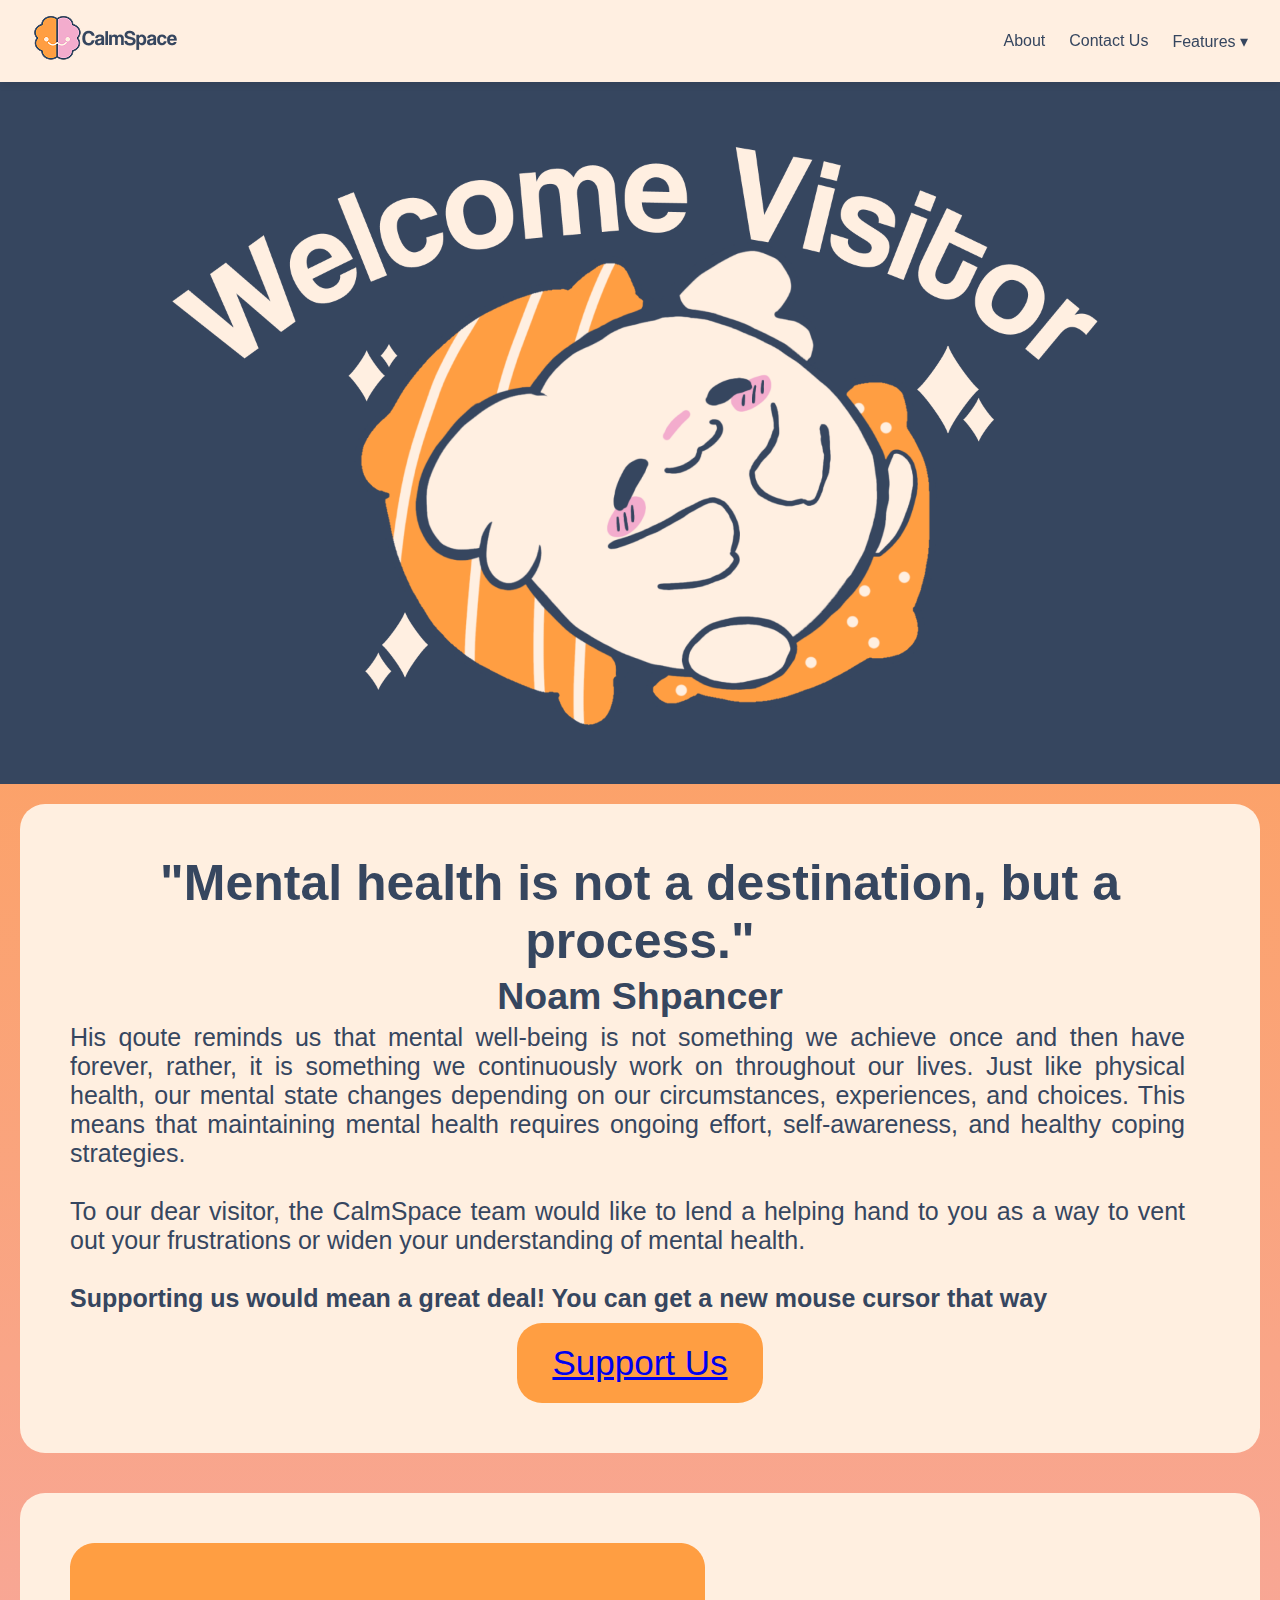
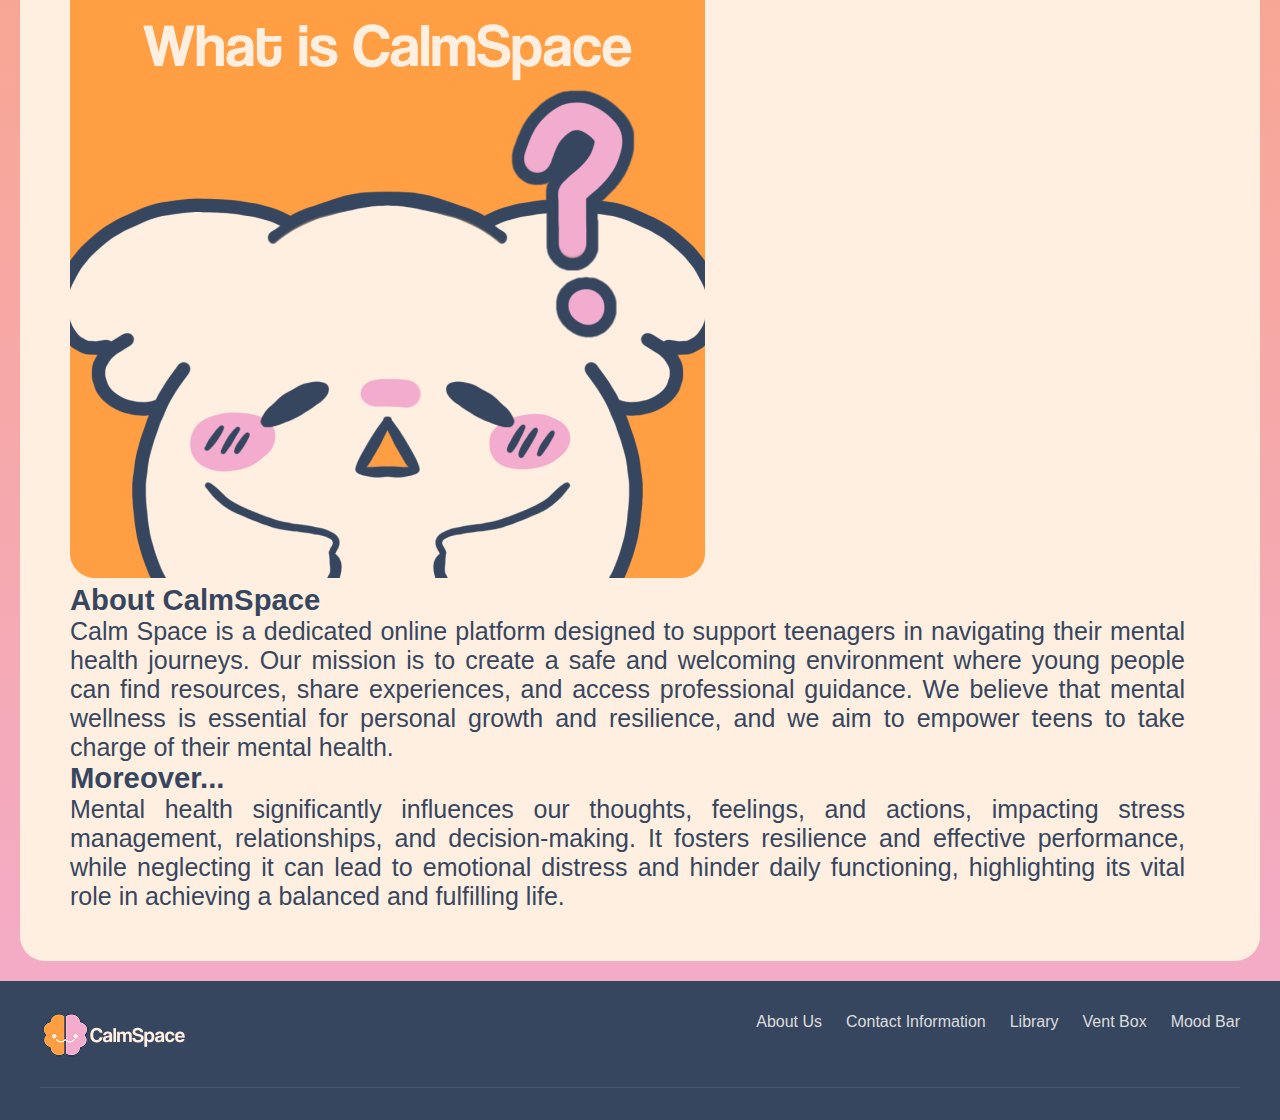
<file: index.html>
<!DOCTYPE html>
<html lang="en">
<head>
  <meta charset="UTF-8" />
  <meta name="viewport" content="width=device-width, initial-scale=1.0" />
  <title>CalmSpace</title>
  <script src="MAIN PAGE.js"></script>
  <link rel="stylesheet" href="MAIN PAGE.css" />
</head>
<body>
  <!-- Header -->
  <header class="navbar">
    <div class="logo"> 
      <img src="./images/calm space logo.png" alt="LOGO">
    </div>
    <nav class="nav-links">
      <a href="index.html">About</a>
      <a href="CONTACT US.html">Contact Us</a>
        <div class="dropdown">
        <button class="dropbtn">Features ▾</button>
        <div class="dropdown-content">
          <a href="LIBRARY.html">Library</a>
          <a href="VENT BOX.html">Vent Box</a>
          <a href="MOOD BAR.html">Mood Bar</a>
        </div>
      </div>
    </nav>
    <button class="menu-toggle" aria-label="Toggle Menu">&#9776;</button>
  </header>

  <img src="./images/welcome img.png" alt="Welcome Visitor">
    <div class="div1">
    <h1>"Mental health is not a destination, but a process."</h1>
    <h2>Noam Shpancer</h2>
    <p>His qoute reminds us that mental well-being is not something we achieve once and then have forever, rather, it is something we continuously work on throughout our lives. Just like physical health, our mental state changes depending on our circumstances, experiences, and choices. This means that maintaining mental health requires ongoing effort, self-awareness, and healthy coping strategies.</p> <br/>
    <p>To our dear visitor, the CalmSpace team would like to lend a helping hand to you as a way to vent out your frustrations or widen your understanding of mental health.</p> </br>
    <h4>Supporting us would mean a great deal! You can get a new mouse cursor that way</h4>
    <div class="button-container">
      <div class="button1">
        <a href="https://drive.google.com/drive/folders/1zDa5IpHpowlCmRM3pIMZfvHdybDw1tSy?usp=sharing">Support Us</a>
      </div>
    </div>
   </div>

<div class="div1 media-row" id="mediaRow1">
  <div class="media-image">
    <img src="./images/about us image.png" alt="about us">
  </div>
  <div class="media-text">
    <h3>About CalmSpace</h3>
    <p>
      Calm Space is a dedicated online platform designed to support teenagers in navigating their mental health journeys. Our mission is to create a safe and welcoming environment where young people can find resources, share experiences, and access professional guidance. We believe that mental wellness is essential for personal growth and resilience, and we aim to empower teens to take charge of their mental health.
    </p>
    <h3>Moreover...</h3>
    <p>Mental health significantly influences our thoughts, feelings, and actions, impacting stress management, relationships, and decision-making. It fosters resilience and effective performance, while neglecting it can lead to emotional distress and hinder daily functioning, highlighting its vital role in achieving a balanced and fulfilling life.</p>
  </div>
</div>

  <!-- Fat Footer -->
  <footer class="footer">
    <div class="footer-container">
      <div class="footer-logo">
        <img src="./images/calm space logo header.png" alt="Logo">
      </div>
      <div class="footer-links">
        <a href="index.html">About Us</a>
        <a href="CONTACT US.html">Contact Information</a>
        <a href="LIBRARY.html">Library</a>
        <a href="VENT BOX.html">Vent Box</a>
        <a href="MOOD BAR.html">Mood Bar</a>
      </div>
    </div>
  </footer>
</body>
</html>
</file>
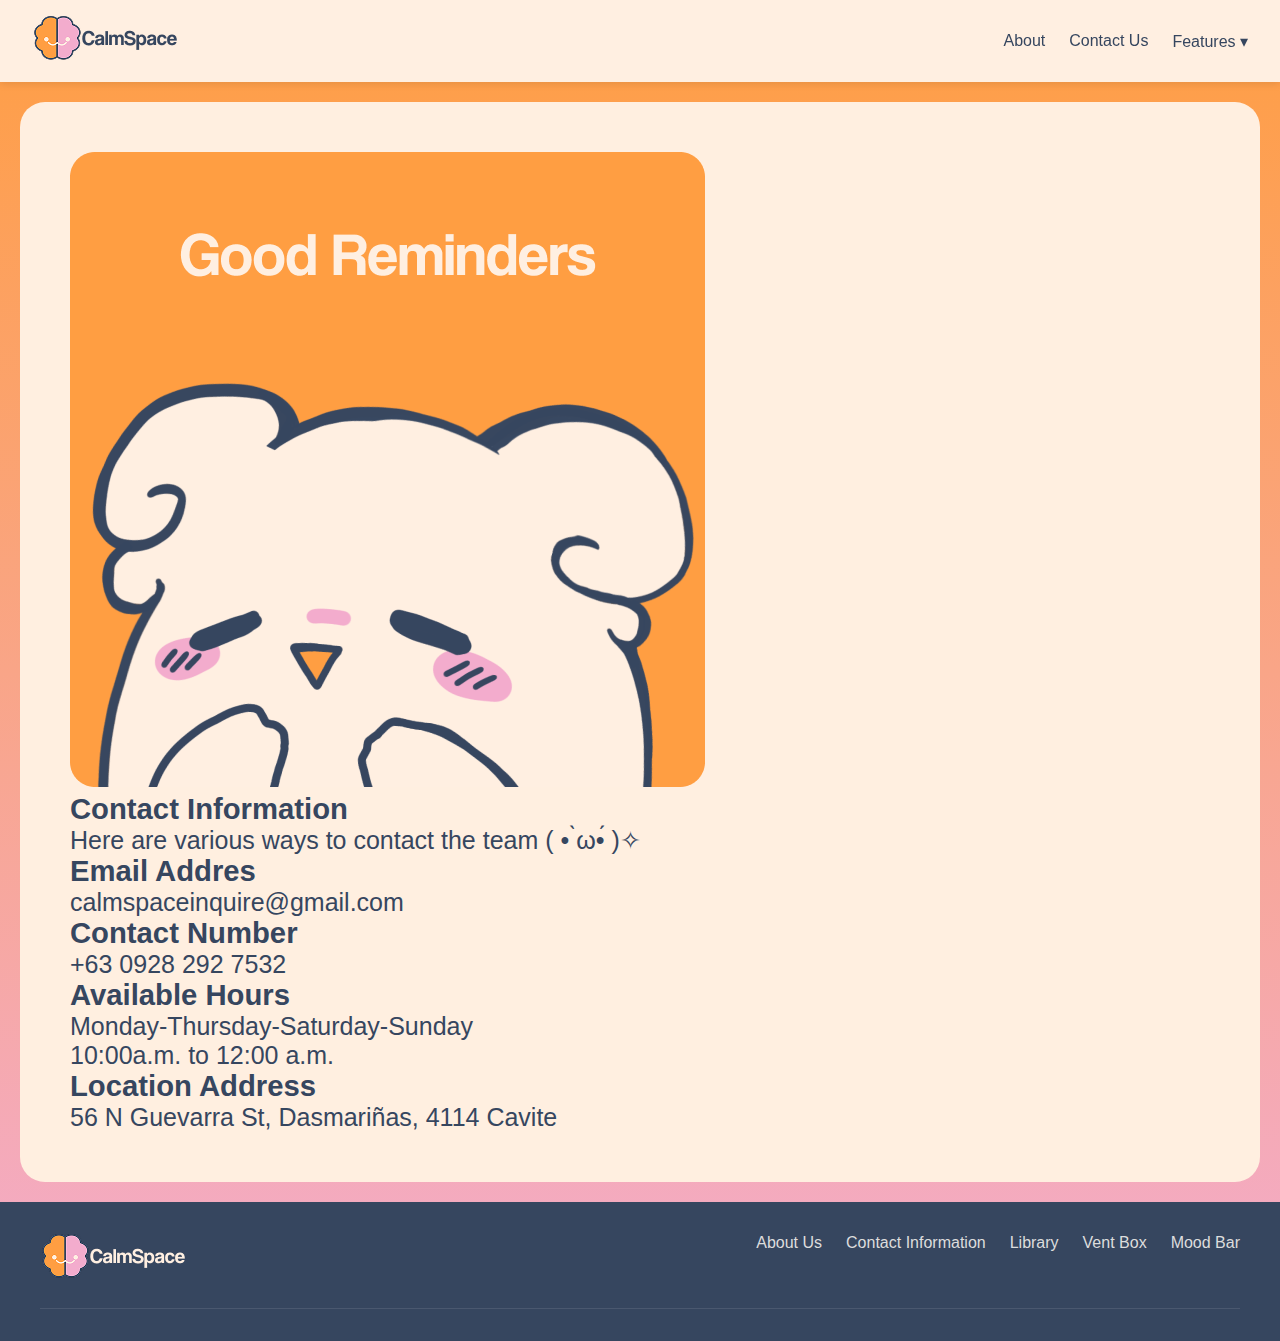
<file: CONTACT US.html>
<!DOCTYPE html>
<html lang="en">
<head>
  <meta charset="UTF-8" />
  <meta name="viewport" content="width=device-width, initial-scale=1.0" />
  <title>CalmSpace-Contact Page</title>
  <script src="contact.js"></script>
  <link rel="stylesheet" href="contact.css" />
</head>
<body>
  <!-- Header -->
  <header class="navbar">
    <div class="logo">
      <img src="./images/calm space logo.png" alt="LOGO">
    </div>
    <nav class="nav-links">
      <a href="index.html">About</a>
      <a href="CONTACT US.html">Contact Us</a>
        <div class="dropdown">
        <button class="dropbtn">Features ▾</button>
        <div class="dropdown-content">
          <a href="LIBRARY.html">Library</a>
          <a href="VENT BOX.html">Vent Box</a>
          <a href="MOOD BAR.html">Mood Bar</a>
        </div>
      </div>
    </nav>
    <button class="menu-toggle" aria-label="Toggle Menu">&#9776;</button>
  </header>

  <!-- Page content placeholder -->
   <div class="div1 media-row" id="mediaRow1">
    <div class="media-image">
      <img src="./images/Good reminder.png" alt="Good reminder">
    </div>
    <div class="media-text">
      <h3>Contact Information</h3>
      <p>Here are various ways to contact the team ( • ̀ω•́ )✧</p>
      <h3>Email Addres</h3>
      <p>calmspaceinquire@gmail.com</p>
      <h3>Contact Number</h3>
      <p>+63 0928 292 7532</p>
      <h3>Available Hours</h3>
      <p>Monday-Thursday-Saturday-Sunday</p>
      <p>10:00a.m. to 12:00 a.m.</p>
      <h3>Location Address</h3>
      <p>56 N Guevarra St, Dasmariñas, 4114 Cavite</p>
    </div>
  </div>

  <!-- Fat Footer -->
  <footer class="footer">
    <div class="footer-container">
      <div class="footer-logo">
        <img src="./images/calm space logo header.png" alt="Logo">
      </div>
      <div class="footer-links">
        <a href="index.html">About Us</a>
        <a href="CONTACT US.html">Contact Information</a>
        <a href="LIBRARY.html">Library</a>
        <a href="VENT BOX.html">Vent Box</a>
        <a href="MOOD BAR.html">Mood Bar</a>
      </div>
    </div>
  </footer>
</body>
</html>
</file>
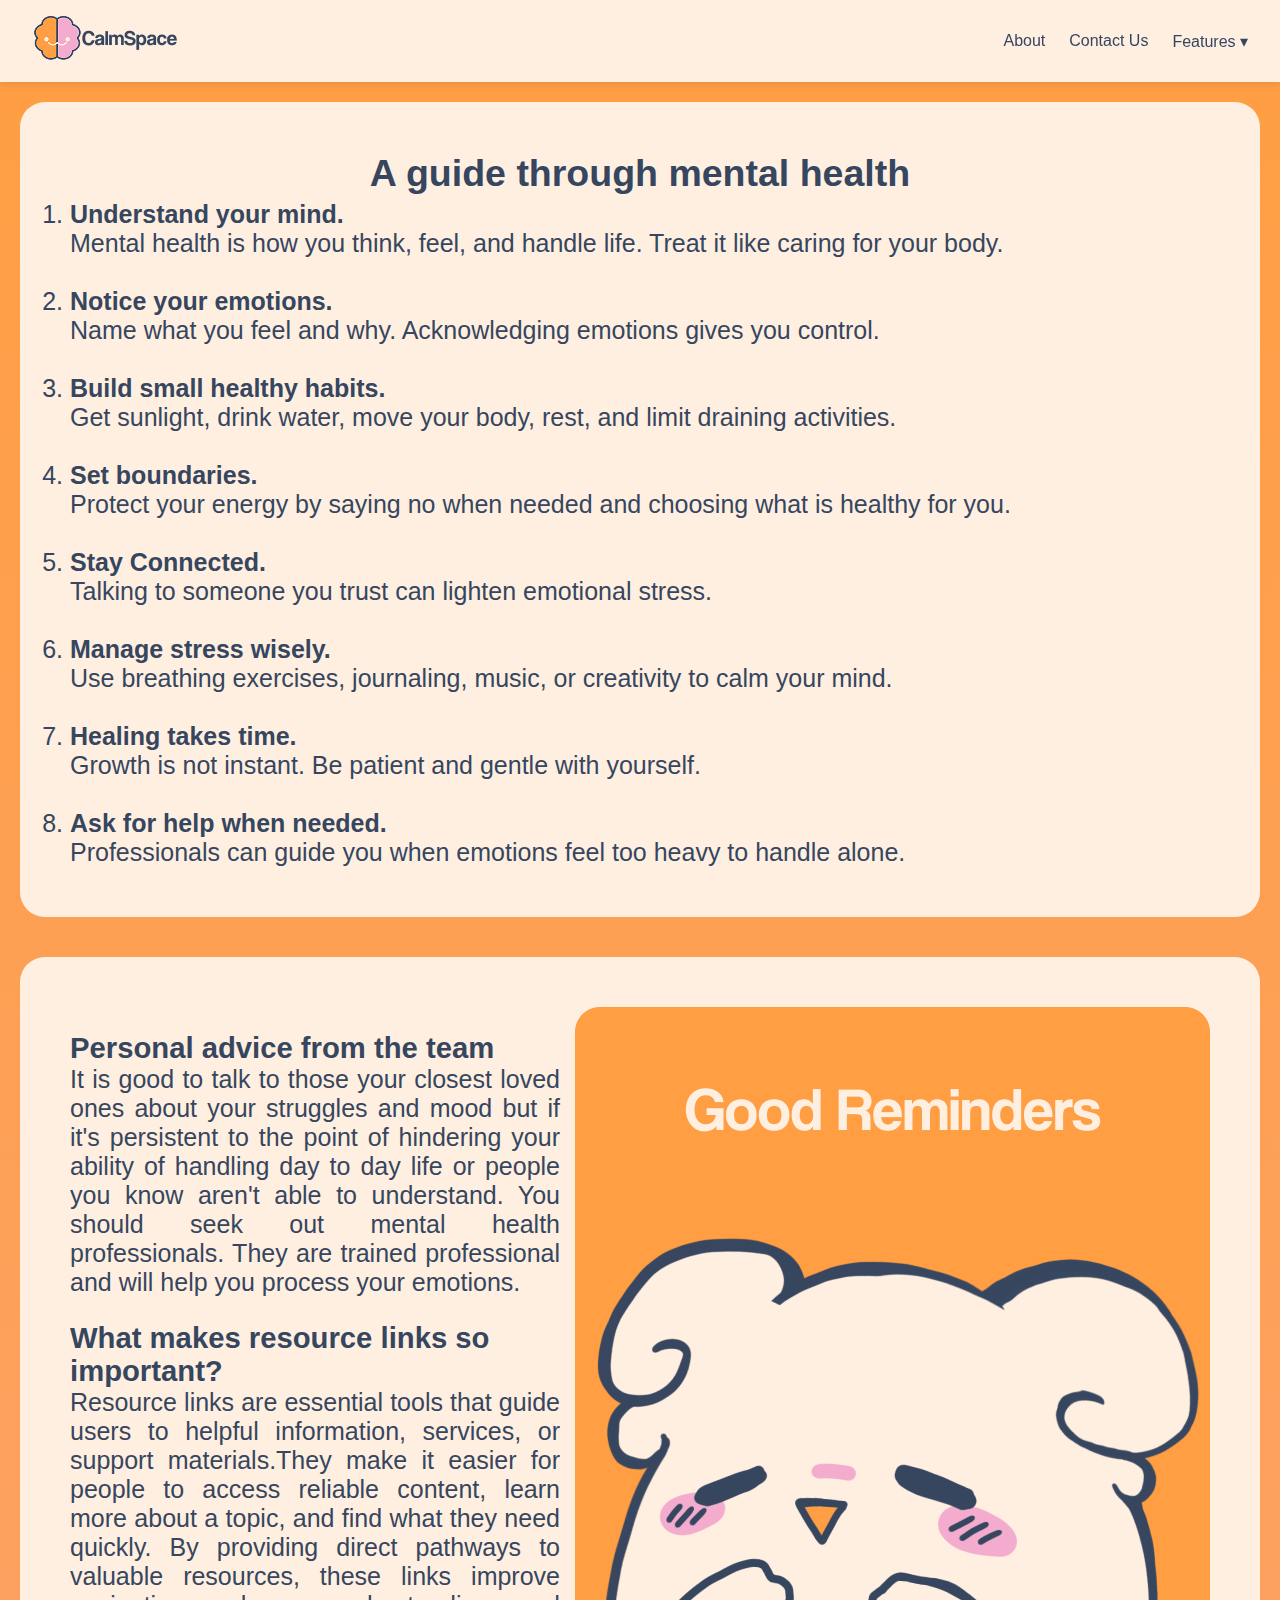
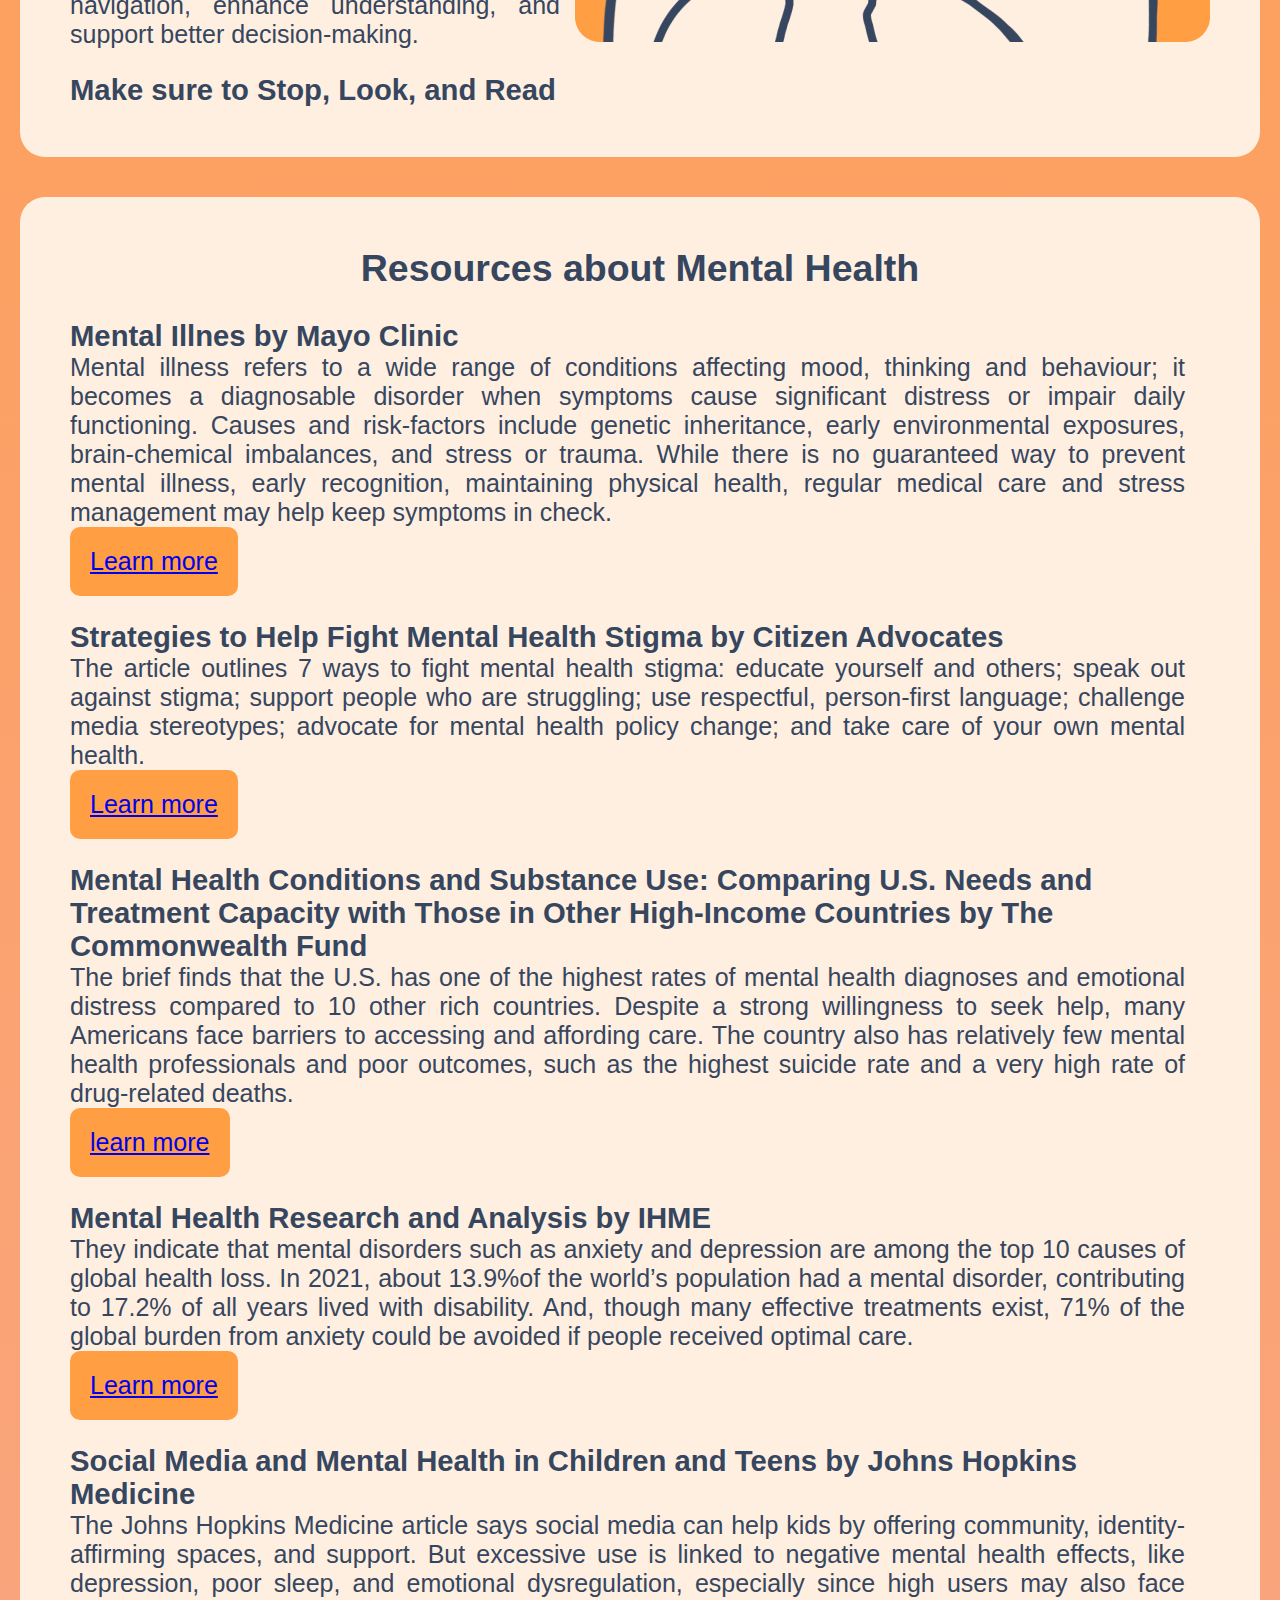
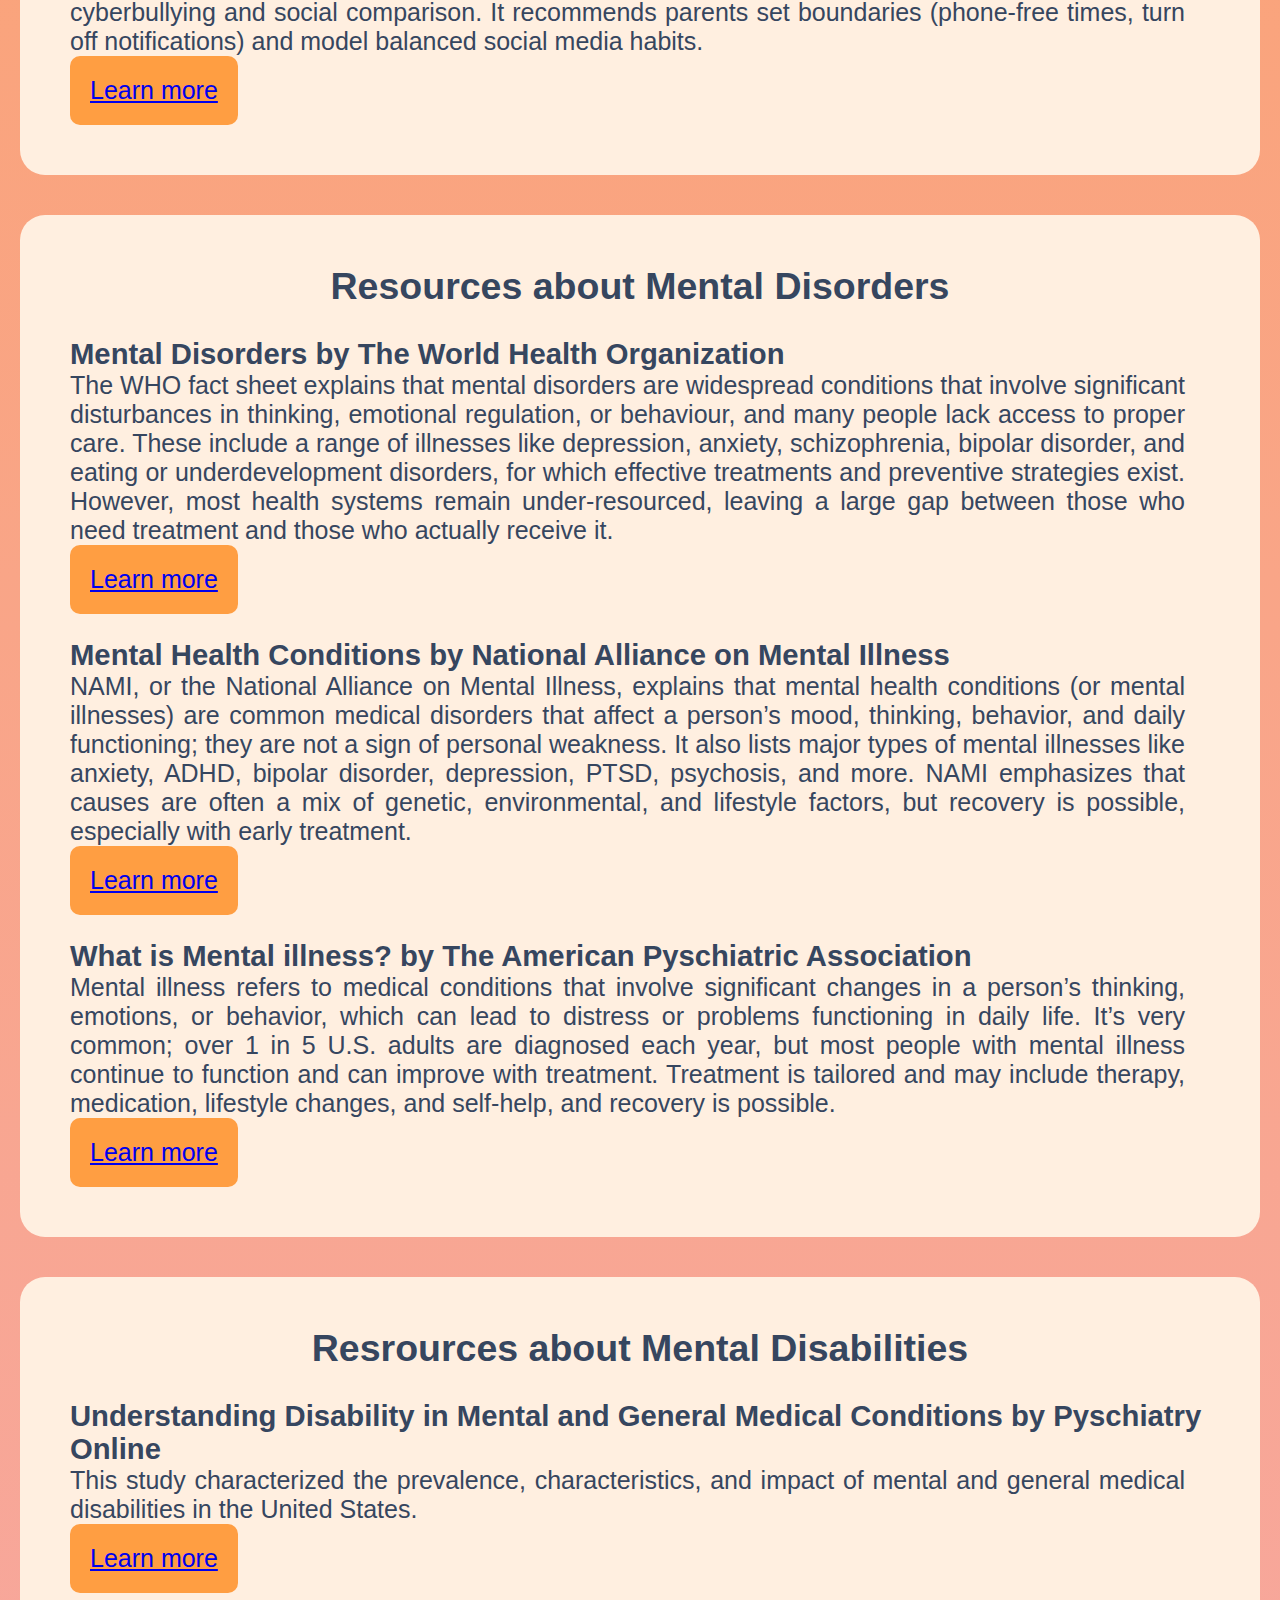
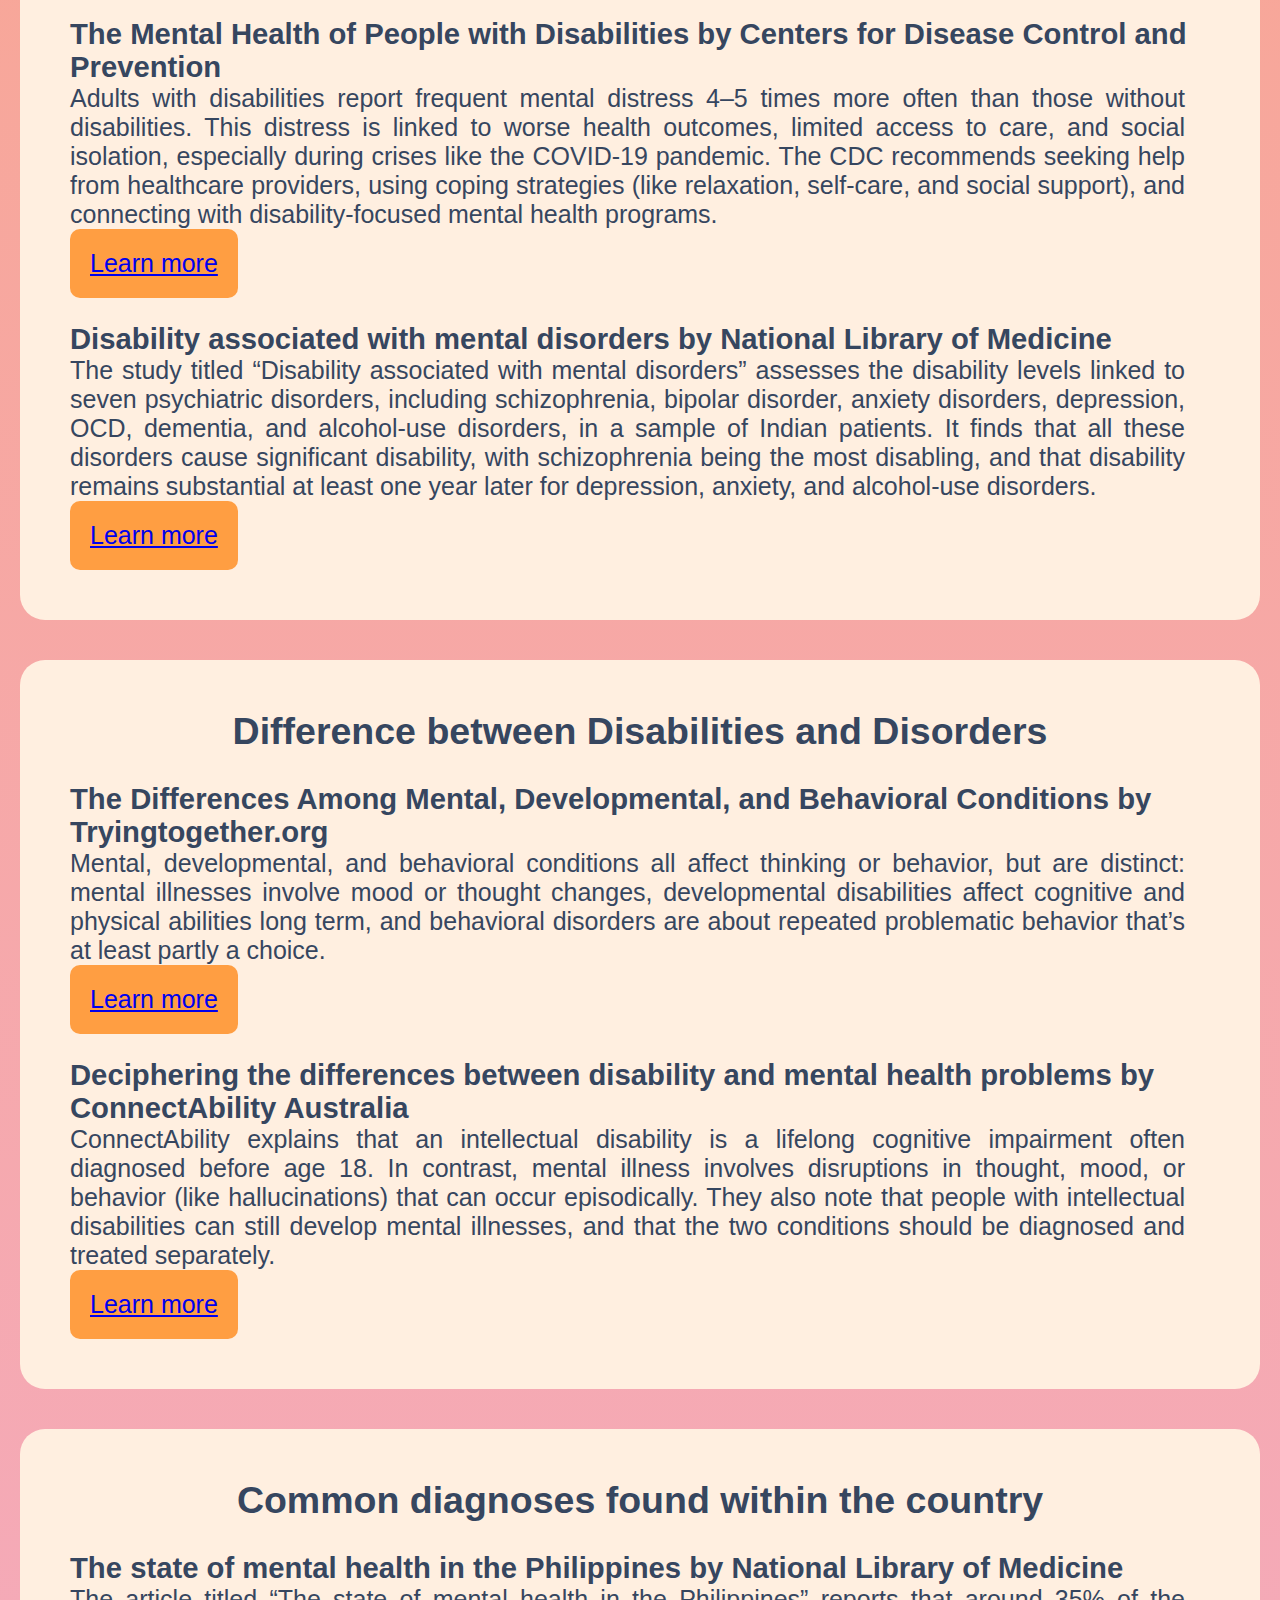
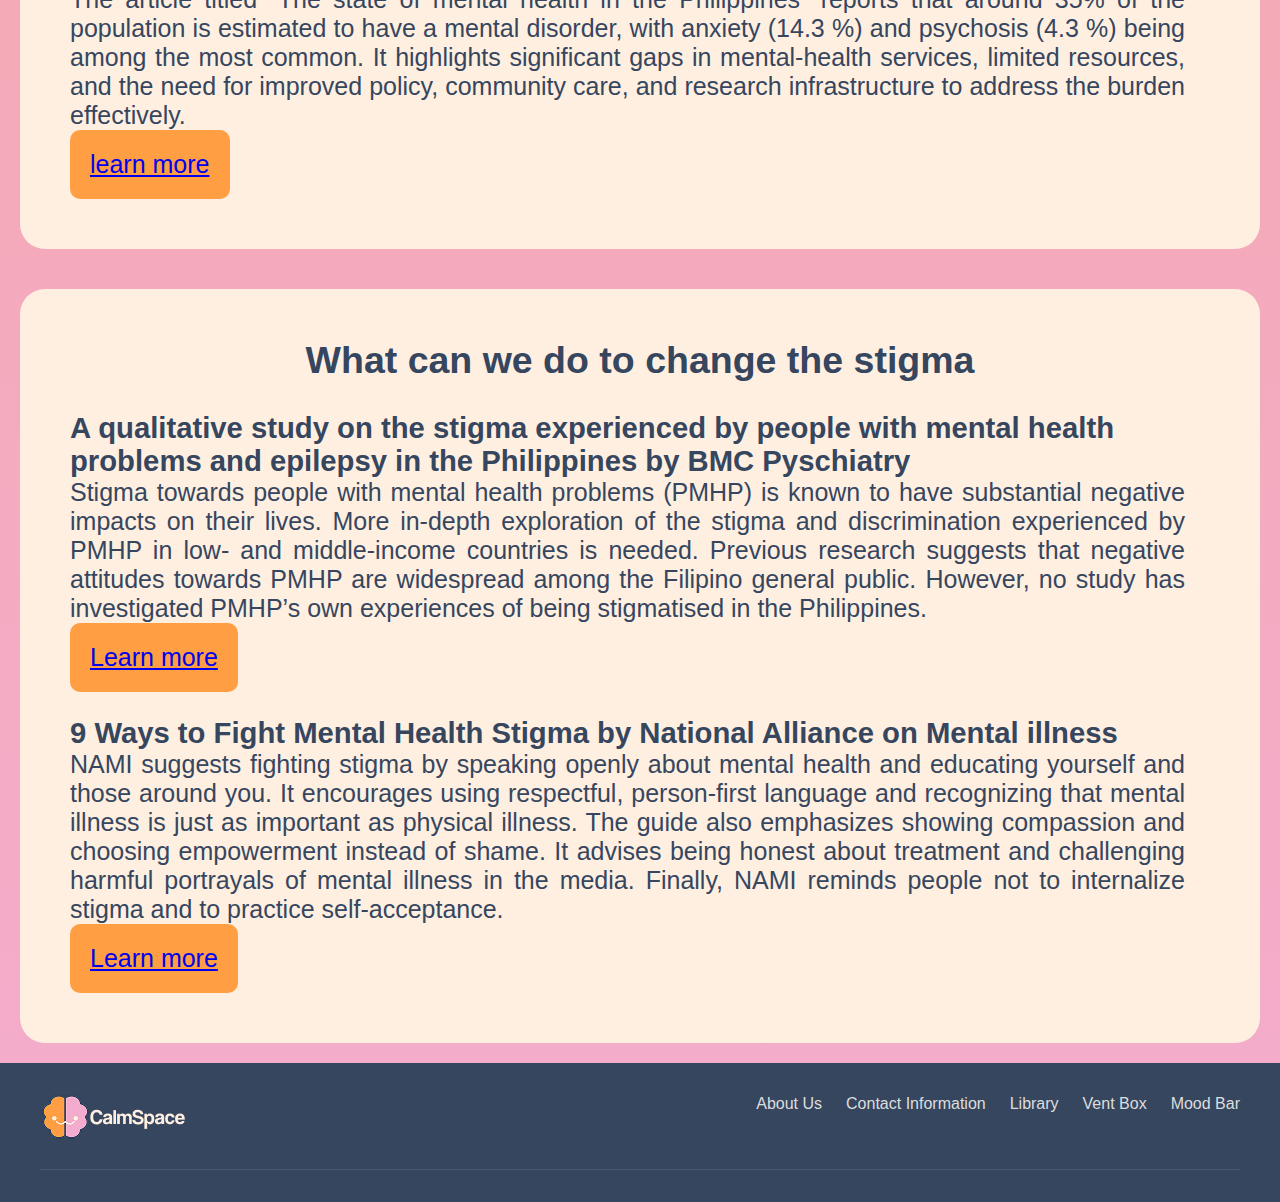
<file: LIBRARY.html>
<!DOCTYPE html>
<html lang="en">
<head>
  <meta charset="UTF-8" />
  <meta name="viewport" content="width=device-width, initial-scale=1.0" />
  <title>CalmSpace-Library</title>
  <script src="LIBRARY.js"></script>
  <link rel="stylesheet" href="LIBRARY.css" />
</head>
<body>
  <!-- Header -->
  <header class="navbar">
    <div class="logo"> 
      <img src="calm space logo.png" alt="LOGO">
    </div>
    <nav class="nav-links">
      <a href="MAIN PAGE.html">About</a>
      <a href="CONTACT US.html">Contact Us</a>
        <div class="dropdown">
        <button class="dropbtn">Features ▾</button>
        <div class="dropdown-content">
          <a href="LIBRARY.html">Library</a>
          <a href="VENT BOX.html">Vent Box</a>
          <a href="MOOD BAR.html">Mood Bar</a>
        </div>
      </div>
    </nav>
    <button class="menu-toggle" aria-label="Toggle Menu">&#9776;</button>
  </header>

    <!-- LIBRARY -->
    <div class="div1">
      <h2>A guide through mental health</h2>
    <ol type="1">
          <li><strong>Understand your mind.</strong></li>
          <p>Mental health is how you think, feel, and handle life. Treat it like caring for your body.</p></br>

          <li><strong>Notice your emotions.</strong></li>
          <p>Name what you feel and why. Acknowledging emotions gives you control.</p></br>

          <li><strong>Build small healthy habits.</strong></li>
          <p>Get sunlight, drink water, move your body, rest, and limit draining activities.</p></br>

          <li><strong>Set boundaries.</strong></li>
          <p>Protect your energy by saying no when needed and choosing what is healthy for you.</p></br>

          <li><strong>Stay Connected.</strong></li>
          <p>Talking to someone you trust can lighten emotional stress.</p></br>

          <li><strong>Manage stress wisely.</strong></li>
          <p>Use breathing exercises, journaling, music, or creativity to calm your mind.</p></br>

          <li><strong>Healing takes time.</strong></li>
          <p>Growth is not instant. Be patient and gentle with yourself.</p></br>

          <li><strong>Ask for help when needed.</strong></li>
          <p>Professionals can guide you when emotions feel too heavy to handle alone.</p>
    </ol>
   </div>

    <div class="div1">
        <div class="image-container">
        <img src="Good reminder.png" alt="good reminder">
        </div>
        <h3>Personal advice from the team</h3>
        <p>It is good to talk to those your closest loved ones about your struggles and mood but if it's persistent to the point of hindering your ability of handling day to day life or people you know aren't able to understand. You should seek out mental health professionals. They are trained professional and will help you process your emotions.</P>
        <h3>What makes resource links so important?</h3>
        <p>Resource links are essential tools that guide users to helpful information, services, or support materials.They make it easier for people to access reliable content, learn more about a topic, and find what they need quickly. By providing direct pathways to valuable resources, these links improve navigation, enhance understanding, and support better decision-making.</p>
        <h3>Make sure to Stop, Look, and Read</h3>
   </div>
   
     <!-- ABOUT MENTAL HEALTH -->
   <div class="div1">
    <h2>Resources about Mental Health</h2>
    <h3>Mental Illnes by Mayo Clinic</h3>
    <p>Mental illness refers to a wide range of conditions affecting mood, thinking and behaviour; it becomes a diagnosable disorder when symptoms cause significant distress or impair daily functioning. Causes and risk-factors include genetic inheritance, early environmental exposures, brain-chemical imbalances, and stress or trauma. While there is no guaranteed way to prevent mental illness, early recognition, maintaining physical health, regular medical care and stress management may help keep symptoms in check.</p>
    <div class="button1">
      <a href="https://www.mayoclinic.org/diseases-conditions/mental-illness/symptoms-causes/syc-20374968">Learn more</a>
    </div>
   <h3>Strategies to Help Fight Mental Health Stigma by Citizen Advocates</h3>
    <p>The article outlines 7 ways to fight mental health stigma: educate yourself and others; speak out against stigma; support people who are struggling; use respectful, person-first language; challenge media stereotypes; advocate for mental health policy change; and take care of your own mental health.</p>
    <div class="button1">
      <a href="https://citizenadvocates.net/blog/7-strategies-to-help-fight-mental-health-stigma/">Learn more</a>
    </div>
    <h3>Mental Health Conditions and Substance Use: Comparing U.S. Needs and Treatment Capacity with Those in Other High-Income Countries by The Commonwealth Fund</h3>
    <p>The brief finds that the U.S. has one of the highest rates of mental health diagnoses and emotional distress compared to 10 other rich countries.  Despite a strong willingness to seek help, many Americans face barriers to accessing and affording care.  The country also has relatively few mental health professionals and poor outcomes, such as the highest suicide rate and a very high rate of drug-related deaths.</p>
    <div class="button1">
      <a href="https://www.commonwealthfund.org/publications/issue-briefs/2020/may/mental-health-conditions-substance-use-comparing-us-other-countries">learn more</a>
    </div>
    <h3>Mental Health Research and Analysis by IHME</h3>
    <p>They indicate that mental disorders such as anxiety and depression are among the top 10 causes of global health loss. In 2021, about 13.9%of the world’s population had a mental disorder, contributing to 17.2% of all years lived with disability.  And, though many effective treatments exist, 71% of the global burden from anxiety could be avoided if people received optimal care. </p>
    <div class="button1">
      <a href="https://www.healthdata.org/research-analysis/health-topics/mental-health">Learn more</a>
    </div>
    <h3>Social Media and Mental Health in Children and Teens by Johns Hopkins Medicine</h3>
    <p>The Johns Hopkins Medicine article says social media can help kids by offering community, identity-affirming spaces, and support. But excessive use is linked to negative mental health effects, like depression, poor sleep, and emotional dysregulation, especially since high users may also face cyberbullying and social comparison. It recommends parents set boundaries (phone-free times, turn off notifications) and model balanced social media habits.</p>
    <div class="button1">
      <a href="https://www.hopkinsmedicine.org/health/wellness-and-prevention/social-media-and-mental-health-in-children-and-teens">Learn more</a>
    </div>
   </div>

  <!-- ABOUT MENTAL DISORDERS -->
   <div class="div1">
    <h2>Resources about Mental Disorders</h2>
    <h3>Mental Disorders by The World Health Organization</h3>
    <p>The WHO fact sheet explains that mental disorders are widespread conditions that involve significant disturbances in thinking, emotional regulation, or behaviour, and many people lack access to proper care. These include a range of illnesses like depression, anxiety, schizophrenia, bipolar disorder, and eating or underdevelopment disorders, for which effective treatments and preventive strategies exist. However, most health systems remain under-resourced, leaving a large gap between those who need treatment and those who actually receive it.</p>
    <div class="button1">
      <a href="https://www.who.int/news-room/fact-sheets/detail/mental-disorders">Learn more</a>
    </div>
    <h3>Mental Health Conditions by National Alliance on Mental Illness</h3>
    <p>NAMI, or the National Alliance on Mental Illness, explains that mental health conditions (or mental illnesses) are common medical disorders that affect a person’s mood, thinking, behavior, and daily functioning; they are not a sign of personal weakness. It also lists major types of mental illnesses like anxiety, ADHD, bipolar disorder, depression, PTSD, psychosis, and more. NAMI emphasizes that causes are often a mix of genetic, environmental, and lifestyle factors, but recovery is possible, especially with early treatment.</p>
    <div class="button1">
      <a href="https://www.nami.org/about-mental-illness/mental-health-conditions/">Learn more</a>
    </div>
    <h3>What is Mental illness? by The American Pyschiatric Association</h3>
    <p>Mental illness refers to medical conditions that involve significant changes in a person’s thinking, emotions, or behavior, which can lead to distress or problems functioning in daily life. It’s very common; over 1 in 5 U.S. adults are diagnosed each year, but most people with mental illness continue to function and can improve with treatment. Treatment is tailored and may include therapy, medication, lifestyle changes, and self-help, and recovery is possible. </p>
    <div class="button1">
      <a href="https://www.psychiatry.org/patients-families/what-is-mental-illness">Learn more</a>
    </div>
  </div>

   <!-- ABOUT MENTAL DISABILITIES -->
  <div class="div1">
    <h2>Resrources about Mental Disabilities</h2>
    <h3>Understanding Disability in Mental and General Medical Conditions by Pyschiatry Online</h3>
    <p>This study characterized the prevalence, characteristics, and impact of mental and general medical disabilities in the United States.</p>
    <div class="button1">
      <a href="https://psychiatryonline.org/doi/full/10.1176/appi.ajp.157.9.1485">Learn more</a>
    </div>
    <h3>The Mental Health of People with Disabilities by Centers for Disease Control and Prevention</h3>
    <p>Adults with disabilities report frequent mental distress 4–5 times more often than those without disabilities. This distress is linked to worse health outcomes, limited access to care, and social isolation, especially during crises like the COVID-19 pandemic. The CDC recommends seeking help from healthcare providers, using coping strategies (like relaxation, self-care, and social support), and connecting with disability-focused mental health programs.</p>
    <div class="button1">
      <a href="https://www.cdc.gov/disability-and-health/articles-documents/mental-health-of-people-with-disabilities.html">Learn more</a>
    </div>
    <h3>Disability associated with mental disorders by National Library of Medicine</h3>
    <p>The study titled “Disability associated with mental disorders” assesses the disability levels linked to seven psychiatric disorders, including schizophrenia, bipolar disorder, anxiety disorders, depression, OCD, dementia, and alcohol-use disorders, in a sample of Indian patients. It finds that all these disorders cause significant disability, with schizophrenia being the most disabling, and that disability remains substantial at least one year later for depression, anxiety, and alcohol‐use disorders.</p>
    <div class="button1">
      <a href="https://pmc.ncbi.nlm.nih.gov/articles/PMC2913573/">Learn more</a>
    </div>
  </div>

  <!-- DISORDERS VS DISABILITIES -->
  <div class="div1">
    <h2>Difference between Disabilities and Disorders</h2>
    <h3>The Differences Among Mental, Developmental, and Behavioral Conditions by Tryingtogether.org</h3>
    <p> Mental, developmental, and behavioral conditions all affect thinking or behavior, but are distinct: mental illnesses involve mood or thought changes, developmental disabilities affect cognitive and physical abilities long term, and behavioral disorders are about repeated problematic behavior that’s at least partly a choice.</p>
    <div class="button1">
      <a href="https://tryingtogether.org/dap/mental-developmental-behavioral-differences/">Learn more</a>
    </div>
    <h3>Deciphering the differences between disability and mental health problems by ConnectAbility Australia</h3>
    <p>ConnectAbility explains that an intellectual disability is a lifelong cognitive impairment often diagnosed before age 18. In contrast, mental illness involves disruptions in thought, mood, or behavior (like hallucinations) that can occur episodically. They also note that people with intellectual disabilities can still develop mental illnesses, and that the two conditions should be diagnosed and treated separately.</p>
    <div class="button1">
      <a href="https://www.connectability.org.au/disability-vs-mental-illness/">Learn more</a>
    </div>
  </div>

   <!-- PH on MENTAL HEALTH-->
  <div class="div1">
    <h2>Common diagnoses found within the country</h2>
    <h3>The state of mental health in the Philippines by National Library of Medicine</h3>
    <p>The article titled “The state of mental health in the Philippines” reports that around 35% of the population is estimated to have a mental disorder, with anxiety (14.3 %) and psychosis (4.3 %) being among the most common. It highlights significant gaps in mental-health services, limited resources, and the need for improved policy, community care, and research infrastructure to address the burden effectively.</p>
    <div class="button1">
      <a href="https://pmc.ncbi.nlm.nih.gov/articles/PMC6733085/">learn more</a>
    </div>
  </div>

  <!-- PH on MENTAL HEALTH-->
   <div class="div1">
    <h2>What can we do to change the stigma</h2>
    <h3>A qualitative study on the stigma experienced by people with mental health problems and epilepsy in the Philippines by BMC Pyschiatry</h3>
    <p>Stigma towards people with mental health problems (PMHP) is known to have substantial negative impacts on their lives. More in-depth exploration of the stigma and discrimination experienced by PMHP in low- and middle-income countries is needed. Previous research suggests that negative attitudes towards PMHP are widespread among the Filipino general public. However, no study has investigated PMHP’s own experiences of being stigmatised in the Philippines.</p>
    <div class="button1">
      <a href="https://bmcpsychiatry.biomedcentral.com/articles/10.1186/s12888-018-1902-9">Learn more</a>
    </div>
    <h3>9 Ways to Fight Mental Health Stigma by National Alliance on Mental illness</h3>
    <p>NAMI suggests fighting stigma by speaking openly about mental health and educating yourself and those around you. It encourages using respectful, person-first language and recognizing that mental illness is just as important as physical illness. The guide also emphasizes showing compassion and choosing empowerment instead of shame. It advises being honest about treatment and challenging harmful portrayals of mental illness in the media. Finally, NAMI reminds people not to internalize stigma and to practice self-acceptance.</p>
    <div class="button1">
      <a href="https://www.nami.org/education/9-ways-to-fight-mental-health-stigma/">Learn more</a>
    </div>
   </div>

  <!-- Fat Footer -->
  <footer class="footer">
    <div class="footer-container">
      <div class="footer-logo">
        <img src="calm space logo header.png" alt="Logo">
      </div>
      <div class="footer-links">
        <a href="MAIN PAGE.html">About Us</a>
        <a href="CONTACT US.html">Contact Information</a>
        <a href="LIBRARY.html">Library</a>
        <a href="VENT BOX.html">Vent Box</a>
        <a href="MOOD BAR.html">Mood Bar</a>
      </div>
    </div>
  </footer>
</body>
</html>
</file>
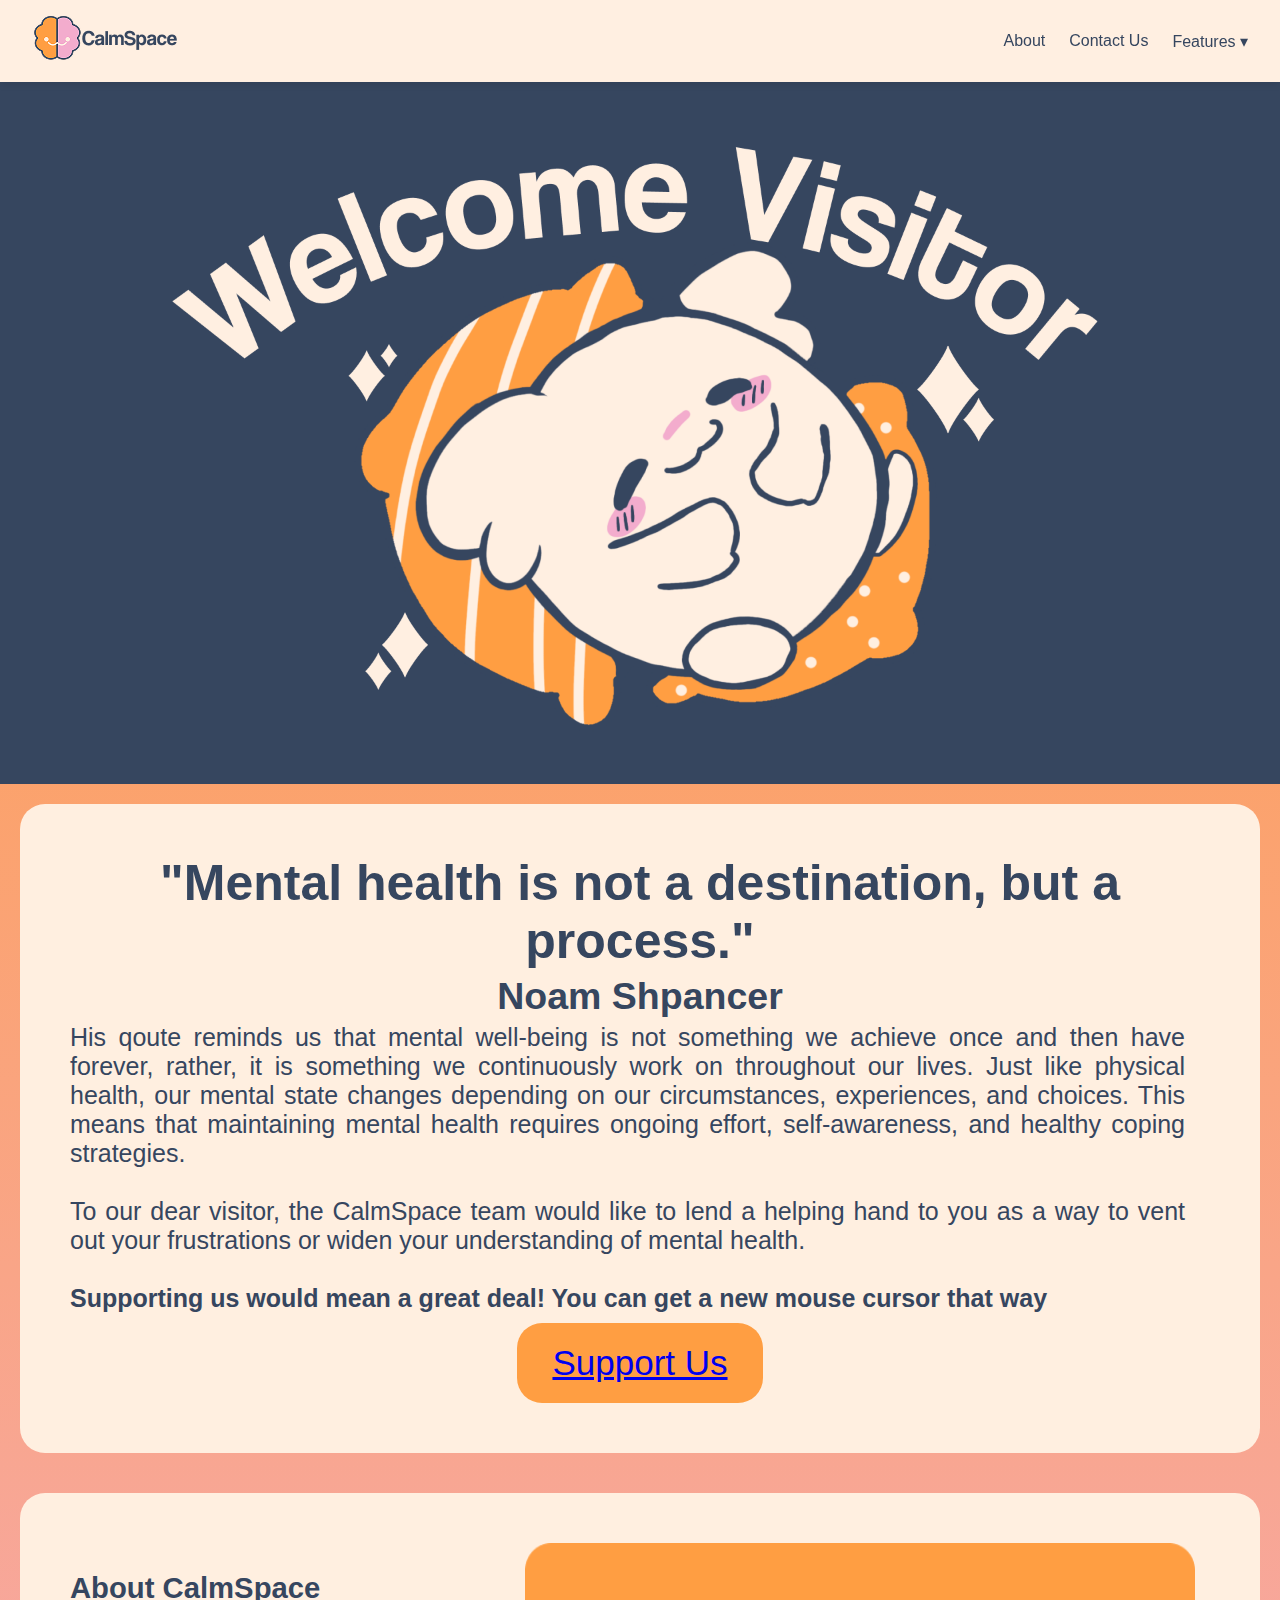
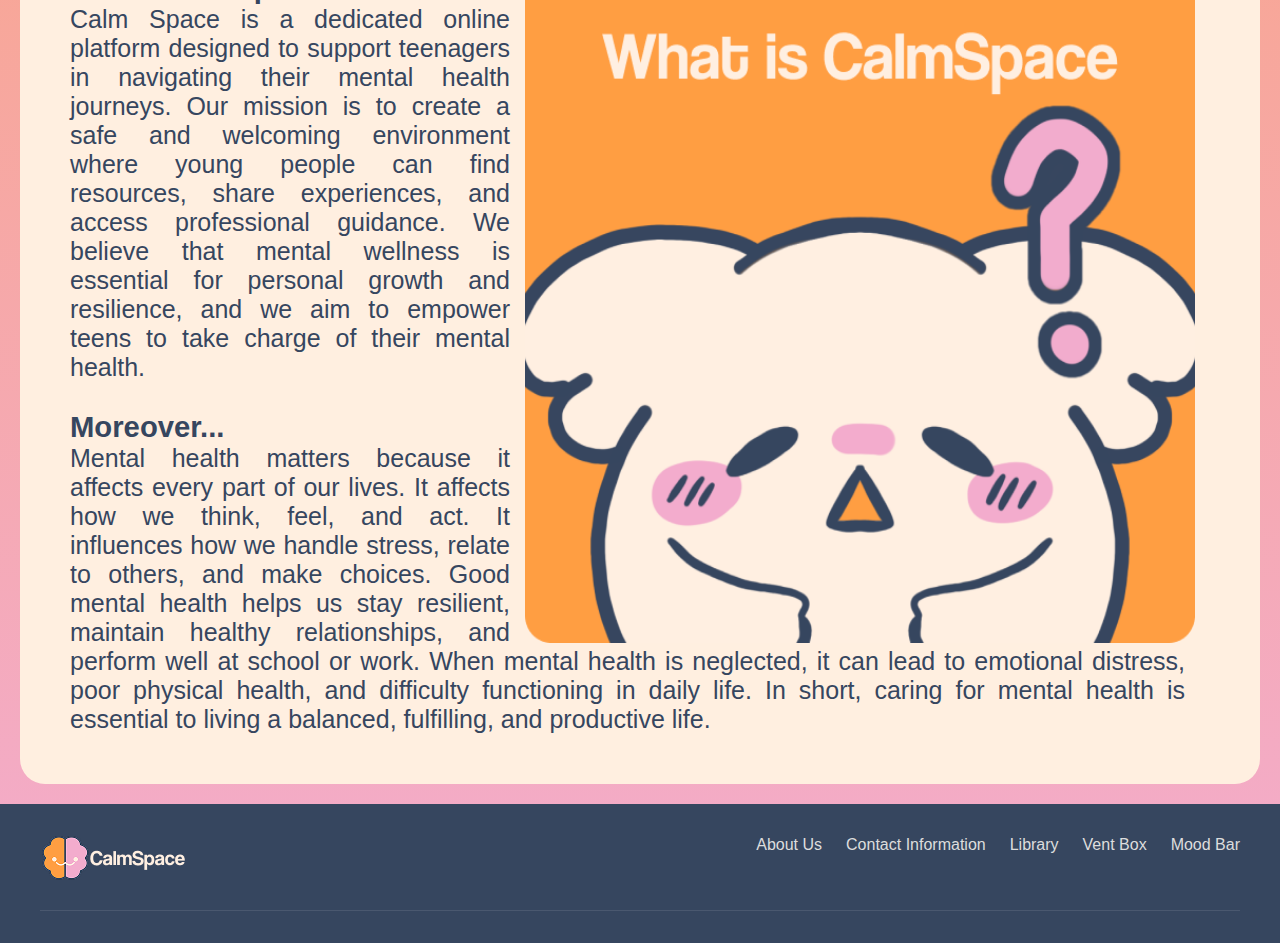
<file: MAIN PAGE.html>
<!DOCTYPE html>
<html lang="en">
<head>
  <meta charset="UTF-8" />
  <meta name="viewport" content="width=device-width, initial-scale=1.0" />
  <title>CalmSpace</title>
  <script src="MAIN PAGE.js"></script>
  <link rel="stylesheet" href="MAIN PAGE.css" />
</head>
<body>
  <!-- Header -->
  <header class="navbar">
    <div class="logo"> 
      <img src="calm space logo.png" alt="LOGO">
    </div>
    <nav class="nav-links">
      <a href="MAIN PAGE.html">About</a>
      <a href="CONTACT US.html">Contact Us</a>
        <div class="dropdown">
        <button class="dropbtn">Features ▾</button>
        <div class="dropdown-content">
          <a href="LIBRARY.html">Library</a>
          <a href="VENT BOX.html">Vent Box</a>
          <a href="MOOD BAR.html">Mood Bar</a>
        </div>
      </div>
    </nav>
    <button class="menu-toggle" aria-label="Toggle Menu">&#9776;</button>
  </header>

  <img src="welcome img.png" alt="Welcome Visitor">
    <div class="div1">
    <h1>"Mental health is not a destination, but a process."</h1>
    <h2>Noam Shpancer</h2>
    <p>His qoute reminds us that mental well-being is not something we achieve once and then have forever, rather, it is something we continuously work on throughout our lives. Just like physical health, our mental state changes depending on our circumstances, experiences, and choices. This means that maintaining mental health requires ongoing effort, self-awareness, and healthy coping strategies.</p> <br/>
    <p>To our dear visitor, the CalmSpace team would like to lend a helping hand to you as a way to vent out your frustrations or widen your understanding of mental health.</p> </br>
    <h4>Supporting us would mean a great deal! You can get a new mouse cursor that way</h4>
    <div class="button-container">
      <div class="button1">
        <a href="https://drive.google.com/drive/folders/1zDa5IpHpowlCmRM3pIMZfvHdybDw1tSy?usp=sharing">Support Us</a>
      </div>
    </div>
   </div>

    <div class="div1">
    <div class="image-container">
        <img src="about us image.png" alt="What is CalmSpace"> <br/>
        <h3>About CalmSpace</h3>
        <p>Calm Space is a dedicated online platform designed to support teenagers in navigating their mental health journeys. Our mission is to create a safe and welcoming environment where young people can find resources, share experiences, and access professional guidance. We believe that mental wellness is essential for personal growth and resilience, and we aim to empower teens to take charge of their mental health.</p> <br/>
        <h3>Moreover...</h3>
        <p>Mental health matters because it affects every part of our lives. It affects how we think, feel, and act. It influences how we handle stress, relate to others, and make choices. Good mental health helps us stay resilient, maintain healthy relationships, and perform well at school or work. When mental health is neglected, it can lead to emotional distress, poor physical health, and difficulty functioning in daily life. In short, caring for mental health is essential to living a balanced, fulfilling, and productive life.</p>
    </div>
   </div>


  <!-- Fat Footer -->
  <footer class="footer">
    <div class="footer-container">
      <div class="footer-logo">
        <img src="calm space logo header.png" alt="Logo">
      </div>
      <div class="footer-links">
        <a href="MAIN PAGE.html">About Us</a>
        <a href="CONTACT US.html">Contact Information</a>
        <a href="LIBRARY.html">Library</a>
        <a href="VENT BOX.html">Vent Box</a>
        <a href="MOOD BAR.html">Mood Bar</a>
      </div>
    </div>
  </footer>
</body>
</html>
</file>
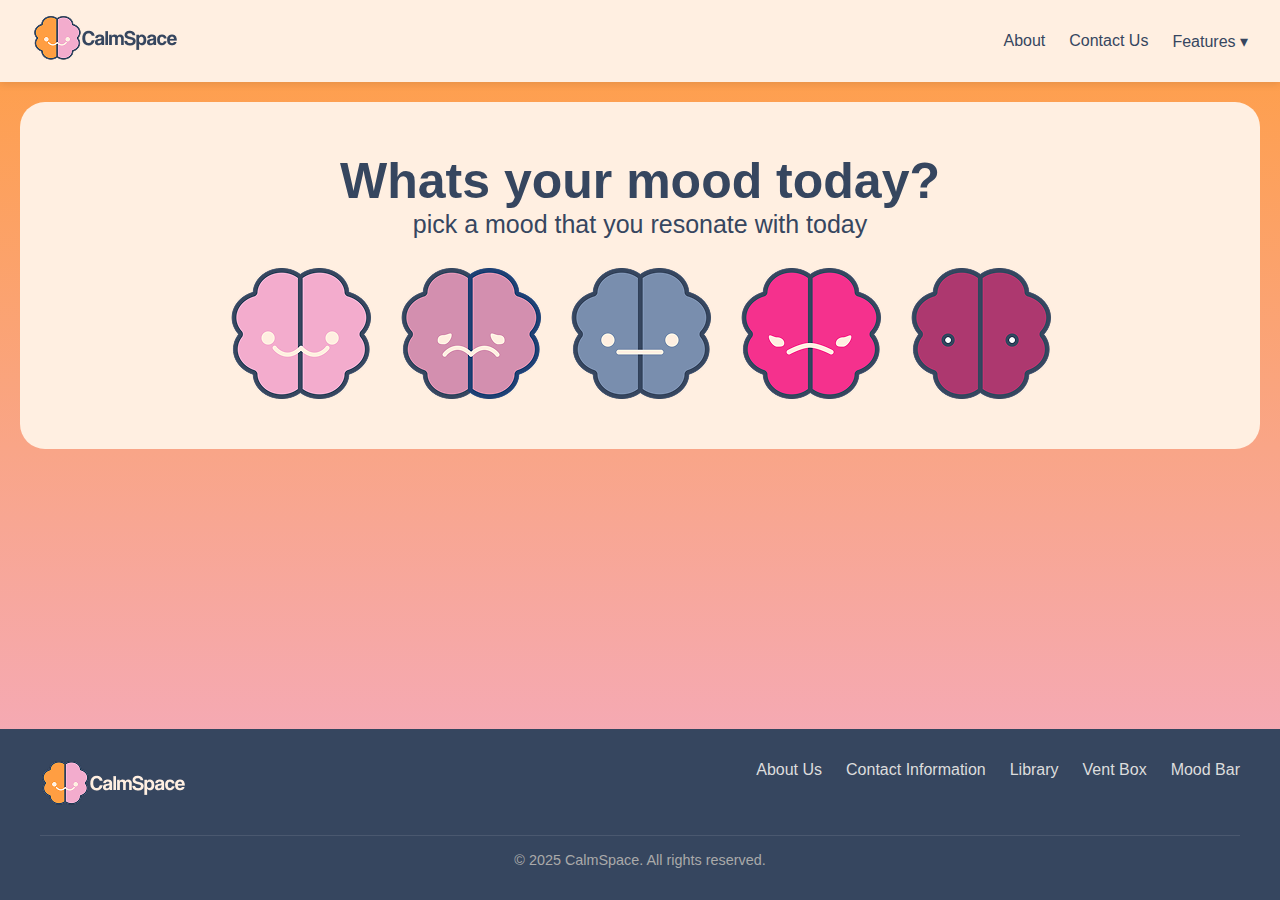
<file: MOOD BAR.html>
<!DOCTYPE html>
<html lang="en">
<head>
  <meta charset="UTF-8" />
  <meta name="viewport" content="width=device-width, initial-scale=1.0" />
  <title>CalmSpace-Mood Bar</title>
  <script src="mood bar.js"></script>
  <link rel="stylesheet" href="mood bar.css" />
</head>
<body>
  <!-- Header -->
  <header class="navbar">
    <div class="logo">
      <img src="./images/calm space logo.png" alt="LOGO">
    </div>
    <nav class="nav-links">
      <a href="index.html">About</a>
      <a href="CONTACT US.html">Contact Us</a>
        <div class="dropdown">
        <button class="dropbtn">Features ▾</button>
        <div class="dropdown-content">
          <a href="LIBRARY.html">Library</a>
          <a href="VENT BOX.html">Vent Box</a>
          <a href="MOOD BAR.html">Mood Bar</a>
        </div>
      </div>
    </nav>
    <button class="menu-toggle" aria-label="Toggle Menu">&#9776;</button>
  </header>

  <!-- Page content placeholder -->
    <div class="div1">
        <h1> Whats your mood today?</h1> 
        <p> pick a mood that you resonate with today</p> <br/>
          <div class="image-container">
            <img src="./images/HAPPY.png" alt="HAPPY" onclick="alert('You are feeling happy! that is wonderful');">
            <img src="./images/SAD.png" alt="SAD" onclick="alert('We are sorry to hear that, dont give up and find that joy. We believe in you!');"></onclick>
            <img src="./images/BORED.png" alt="BORED" onclick="alert('Have you tried our custom mouse yet on your device? you can get them if you “support us”');"></onclick>
            <img src="./images/ANGRY.png" alt="ANGRY"  onclick="alert('Let that all out on our Vent box');"></onclick>
            <img src="./images/DAM.png" alt="DEPRESSED" onclick="alert('1553 or (02) 7-989-8727, hope this helps ');"></onclick>
          </div>
        </div>

  <!-- Fat Footer -->
  <footer class="footer">
    <div class="footer-container">
      <div class="footer-logo">
        <img src="./images/calm space logo header.png" alt="Logo">
      </div>
      <div class="footer-links">
        <a href="index.html">About Us</a>
        <a href="CONTACT US.html">Contact Information</a>
        <a href="LIBRARY.html">Library</a>
        <a href="VENT BOX.html">Vent Box</a>
        <a href="MOOD BAR.html">Mood Bar</a>
      </div>
    </div>
    <div class="footer-bottom">
      <p>&copy; 2025 CalmSpace. All rights reserved.</p>
    </div>
  </footer>
</body>
</html>
</file>
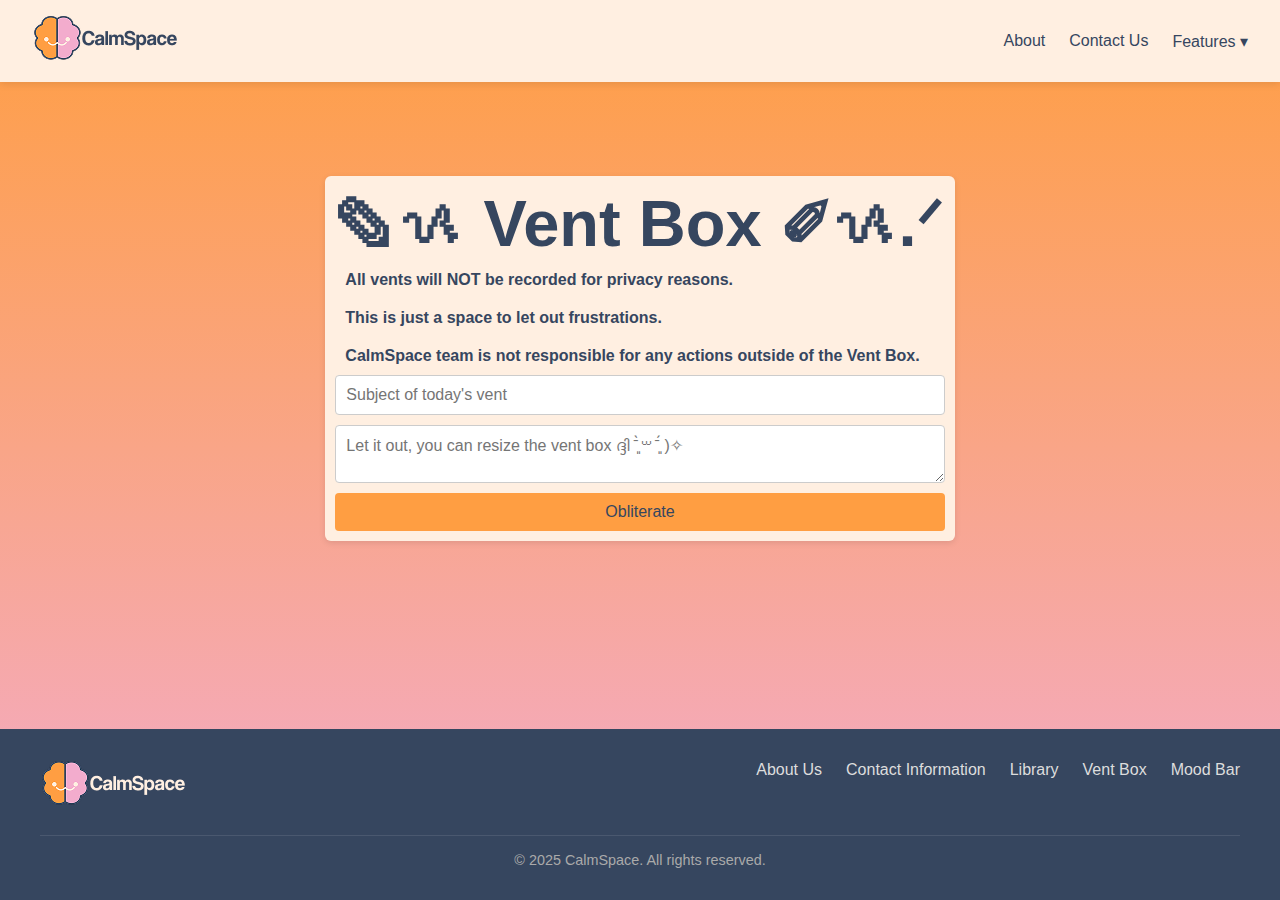
<file: VENT BOX.html>
<!DOCTYPE html>
<html lang="en">
<head>
  <meta charset="UTF-8" />
  <meta name="viewport" content="width=device-width, initial-scale=1.0" />
  <title>CalmSpace-VentBox</title>
  <script src="vent box.js"></script>
  <link rel="stylesheet" href="vent box.css" />
</head>
<body>
  <!-- Header -->
  <header class="navbar">
    <div class="logo">
      <img src="./images/calm space logo.png" alt="LOGO">
    </div>
    <nav class="nav-links">
      <a href="index.html">About</a>
      <a href="CONTACT US.html">Contact Us</a>
        <div class="dropdown">
        <button class="dropbtn">Features ▾</button>
        <div class="dropdown-content">
          <a href="LIBRARY.html">Library</a>
          <a href="VENT BOX.html">Vent Box</a>
          <a href="MOOD BAR.html">Mood Bar</a>
        </div>
      </div>
    </nav>
    <button class="menu-toggle" aria-label="Toggle Menu">&#9776;</button>
  </header>

  <!-- Page content placeholder -->
  <div class="forum-container">
    <h1>✎ᝰ Vent Box ✐ᝰ.ᐟ </h1>
    <h2> All vents will NOT be recorded for privacy reasons.</h2>
    <h2> This is just a space to let out frustrations. </h2>
    <h2> CalmSpace team is not responsible for any actions outside of the Vent Box.</h2>
    <form id="postForm">
      <input type="text" id="username" placeholder="Subject of today's vent" required />
      <textarea id="postContent" placeholder="Let it out, you can resize the vent box ദ്ദി ˉ͈̀꒳ˉ͈́ )✧" required></textarea>
       <button onclick="ventbox()">Obliterate</button>
    </form>
    </div>

  <!-- Fat Footer -->
  <footer class="footer">
    <div class="footer-container">
      <div class="footer-logo">
        <img src="./images/calm space logo header.png" alt="Logo">
      </div>
      <div class="footer-links">
        <a href="index.html">About Us</a>
        <a href="CONTACT US.html">Contact Information</a>
        <a href="LIBRARY.html">Library</a>
        <a href="VENT BOX.html">Vent Box</a>
        <a href="MOOD BAR.html">Mood Bar</a>
      </div>
    </div>
    <div class="footer-bottom">
      <p>&copy; 2025 CalmSpace. All rights reserved.</p>
    </div>
  </footer>
</body>
</html>
</file>
<file: MAIN PAGE.css>
/* === RESET === */
* {
  margin: 0;
  padding: 0;
  box-sizing: border-box;
}

body {
  font-family: Arial, Helvetica, sans-serif;
  background: linear-gradient(#FF9E42, #F3ACCD);
  display: flex;
  flex-direction: column;
  min-height: 100vh;
  cursor: url(./images/POINTER.png), auto;
}

/* === HEADER === */
.navbar {
  display: flex;
  justify-content: space-between;
  align-items: center;
  padding: 1rem 2rem;
  background: #FFEFE1;
  box-shadow: 0 2px 8px rgba(0, 0, 0, 0.1);
  position: sticky;
  top: 0;
  z-index: 1000;
}

.logo {
  font-size: 1.5rem;
  font-weight: bold;
  color: #36465F;
  letter-spacing: 1px;
}

.nav-links {
  display: flex;
  align-items: center;
  gap: 1.5rem;
}

.nav-links a,
.dropbtn {
  text-decoration: none;
  color: #36465F;
  font-weight: 500;
  background: none;
  border: none;
  font-size: 1rem;
  cursor: pointer;
  transition: color 0.2s ease;
}

.nav-links a:hover,
.dropbtn:hover {
  color: #0077ff;
}

/* === DROPDOWN === */
.dropdown {
  position: relative;
}

.dropdown-content {
  display: none;
  position: absolute;
  top: 2.5rem;
  left: 0;
  background: #FFEFE1;
  box-shadow: 0 4px 10px rgba(0, 0, 0, 0.1);
  border-radius: 8px;
  min-width: 160px;
  flex-direction: column;
}

.dropdown-content a {
  padding: 0.75rem 1rem;
  display: block;
  color: #36465F;
  text-decoration: none;
}

.dropdown-content a:hover {
  background: #f0f0f0;
  color: #0077ff;
}

.dropdown.active .dropdown-content {
  display: flex;
}

/* === MENU TOGGLE === */
.menu-toggle {
  display: none;
  background: none;
  border: none;
  font-size: 1.8rem;
  cursor: pointer;
}

/* === MAIN CONTENT === */
.content {
  flex: 1;
  padding: 2rem;
  text-align: center;
  border: #36465F;
  border-radius: 25%;
  color: #FFEFE1;
}

/* === FAT FOOTER === */
.footer {
  background: #36465F;
  color: #FFEFE1;
  padding: 2rem 1rem;
  margin-top: auto;
}

.footer-container {
  display: flex;
  flex-wrap: wrap;
  justify-content: space-between;
  align-items: flex-start;
  max-width: 1200px;
  margin: 0 auto;
  gap: 2rem;
  border-bottom: 1px solid rgba(255, 255, 255, 0.1);
  padding-bottom: 1.5rem;
}

.footer-logo {
  font-size: 1.5rem;
  font-weight: bold;
  letter-spacing: 1px;
}

.footer-links {
  display: flex;
  flex-wrap: wrap;
  gap: 1.5rem;
}

.footer-links a {
  text-decoration: none;
  color: #ddd;
  transition: color 0.2s ease;
}

.footer-links a:hover {
  color: #0077ff;
}

.footer-bottom {
  text-align: center;
  margin-top: 1rem;
  font-size: 0.9rem;
  color: #aaa;
}


/* === RESPONSIVE === */
@media (max-width: 768px) {
  .nav-links {
    display: none;
    flex-direction: column;
    background: #fff;
    position: absolute;
    top: 70px;
    right: 2rem;
    box-shadow: 0 4px 10px rgba(0, 0, 0, 0.1);
    border-radius: 8px;
    padding: 1rem;
  }

  .nav-links.active {
    display: flex;
  }

  .dropdown-content {
    position: static;
    box-shadow: none;
    border-radius: 0;
  }

  .dropdown-content a {
    padding-left: 1.5rem;
  }

  .menu-toggle {
    display: block;
  }

  .footer-container {
    flex-direction: column;
    align-items: center;
    text-align: center;
  }

  .footer-links {
    justify-content: center;
  }
}


.div1{
   background-color: hsl(28, 100%, 94%);
   color: #36465F;
   font-family: Arial, Helvetica, sans-serif;
   border-radius: 25px;
   padding: 50px;
   margin: 20px;
   width: auto;
   font-size: 25px;
}

h1{
    text-align: center;
    padding-bottom: 5px;
}

h2{
  text-align: center;
  padding-bottom: 5px;
}

p{
  padding-right: 25px;
  text-align: justify;
}

.image-container {
  display: auto;
  gap: 20px;                   
  flex-wrap: wrap;          
}

.image-container img {
  width: 700px;
  height: 700px;
  border-radius: 10px;
  float: right;
  padding-right: 15px;
  padding-left: 15px;
}

.button-container{
  padding-top: 10px;
  text-align: center;

}

.button1{
  background-color: #FF9E42;
  font-family: Helvetica, sans-serif;
  border: none;
  border-radius: 25px;
  color: #36465F;
  padding: 20px 35px;
  text-align: center;
  display: inline-block;
  font-size: 35px;
}

.button1:hover {
  border: none;
  background-color: #D38FAF;
  color: #FFEFE1;
  font-family: Helvetica, sans-serif;
  border-radius: 25px;
  text-align: center;
  display: inline-block;
  padding: 20px 35px;
  font-size: 35px;
}
</file>
<file: contact.css>
/* === RESET === */
* {
  margin: 0;
  padding: 0;
  box-sizing: border-box;
}

body {
  font-family: Arial, Helvetica, sans-serif;
  background: linear-gradient(#FF9E42, #F3ACCD);
  display: flex;
  flex-direction: column;
  min-height: 100vh;
  cursor: url(POINTER.png), auto;
}

/* === HEADER === */
.navbar {
  display: flex;
  justify-content: space-between;
  align-items: center;
  padding: 1rem 2rem;
  background: #FFEFE1;
  box-shadow: 0 2px 8px rgba(0, 0, 0, 0.1);
  position: sticky;
  top: 0;
  z-index: 1000;
}

.logo {
  font-size: 1.5rem;
  font-weight: bold;
  color: #36465F;
  letter-spacing: 1px;
}

.nav-links {
  display: flex;
  align-items: center;
  gap: 1.5rem;
}

.nav-links a,
.dropbtn {
  text-decoration: none;
  color: #36465F;
  font-weight: 500;
  background: none;
  border: none;
  font-size: 1rem;
  cursor: pointer;
  transition: color 0.2s ease;
}

.nav-links a:hover,
.dropbtn:hover {
  color: #0077ff;
}

/* === DROPDOWN === */
.dropdown {
  position: relative;
}

.dropdown-content {
  display: none;
  position: absolute;
  top: 2.5rem;
  left: 0;
  background: #FFEFE1;
  box-shadow: 0 4px 10px rgba(0, 0, 0, 0.1);
  border-radius: 8px;
  min-width: 160px;
  flex-direction: column;
}

.dropdown-content a {
  padding: 0.75rem 1rem;
  display: block;
  color: #36465F;
  text-decoration: none;
}

.dropdown-content a:hover {
  background: #f0f0f0;
  color: #0077ff;
}

.dropdown.active .dropdown-content {
  display: flex;
}

/* === MENU TOGGLE === */
.menu-toggle {
  display: none;
  background: none;
  border: none;
  font-size: 1.8rem;
  cursor: pointer;
}

/* === MAIN CONTENT === */
.content {
  flex: 1;
  padding: 2rem;
  text-align: center;
  border: #36465F;
  border-radius: 25%;
  color: #FFEFE1;
}

/* === FAT FOOTER === */
.footer {
  background: #36465F;
  color: #FFEFE1;
  padding: 2rem 1rem;
  margin-top: auto;
}

.footer-container {
  display: flex;
  flex-wrap: wrap;
  justify-content: space-between;
  align-items: flex-start;
  max-width: 1200px;
  margin: 0 auto;
  gap: 2rem;
  border-bottom: 1px solid rgba(255, 255, 255, 0.1);
  padding-bottom: 1.5rem;
}

.footer-logo {
  font-size: 1.5rem;
  font-weight: bold;
  letter-spacing: 1px;
}

.footer-links {
  display: flex;
  flex-wrap: wrap;
  gap: 1.5rem;
}

.footer-links a {
  text-decoration: none;
  color: #ddd;
  transition: color 0.2s ease;
}

.footer-links a:hover {
  color: #0077ff;
}

.footer-bottom {
  text-align: center;
  margin-top: 1rem;
  font-size: 0.9rem;
  color: #aaa;
}

/* === RESPONSIVE === */
@media (max-width: 768px) {
  .nav-links {
    display: none;
    flex-direction: column;
    background: #fff;
    position: absolute;
    top: 70px;
    right: 2rem;
    box-shadow: 0 4px 10px rgba(0, 0, 0, 0.1);
    border-radius: 8px;
    padding: 1rem;
  }

  .nav-links.active {
    display: flex;
  }

  .dropdown-content {
    position: static;
    box-shadow: none;
    border-radius: 0;
  }

  .dropdown-content a {
    padding-left: 1.5rem;
  }

  .menu-toggle {
    display: block;
  }

  .footer-container {
    flex-direction: column;
    align-items: center;
    text-align: center;
  }

  .footer-links {
    justify-content: center;
  }
}


.div1{
   background-color: hsl(28, 100%, 94%);
   color: #36465F;
   font-family: Arial, Helvetica, sans-serif;
   border-radius: 25px;
   padding: 50px;
   margin: 20px;
   width: auto;
   font-size: 25px;
}

h1{
    text-align: center;
    padding-bottom: 15px;
}

.image-container {
  display: auto;
  gap: 20px;                   /* space between images */
  flex-wrap: wrap;             /* responsive wrapping on small screens */
}

.image-container img {
  width: 700px;
  height: 700px;
  border-radius: 10px;
  float: left;
  padding-right: 15px;
}
</file>
<file: LIBRARY.css>
/* === RESET === */
* {
  margin: 0;
  padding: 0;
  box-sizing: border-box;
}

body {
  font-family: Arial, Helvetica, sans-serif;
  background: linear-gradient(#FF9E42, #F3ACCD);
  display: flex;
  flex-direction: column;
  min-height: 100vh;
  cursor: url(./images/POINTER.png), auto;
}

/* === HEADER === */
.navbar {
  display: flex;
  justify-content: space-between;
  align-items: center;
  padding: 1rem 2rem;
  background: #FFEFE1;
  box-shadow: 0 2px 8px rgba(0, 0, 0, 0.1);
  position: sticky;
  top: 0;
  z-index: 1000;
}

.logo {
  font-size: 1.5rem;
  font-weight: bold;
  color: #36465F;
  letter-spacing: 1px;
}

.nav-links {
  display: flex;
  align-items: center;
  gap: 1.5rem;
}

.nav-links a,
.dropbtn {
  text-decoration: none;
  color: #36465F;
  font-weight: 500;
  background: none;
  border: none;
  font-size: 1rem;
  cursor: pointer;
  transition: color 0.2s ease;
}

.nav-links a:hover,
.dropbtn:hover {
  color: #0077ff;
}

/* === DROPDOWN === */
.dropdown {
  position: relative;
}

.dropdown-content {
  display: none;
  position: absolute;
  top: 2.5rem;
  left: 0;
  background: #FFEFE1;
  box-shadow: 0 4px 10px rgba(0, 0, 0, 0.1);
  border-radius: 8px;
  min-width: 160px;
  flex-direction: column;
}

.dropdown-content a {
  padding: 0.75rem 1rem;
  display: block;
  color: #36465F;
  text-decoration: none;
}

.dropdown-content a:hover {
  background: #f0f0f0;
  color: #0077ff;
}

.dropdown.active .dropdown-content {
  display: flex;
}

/* === MENU TOGGLE === */
.menu-toggle {
  display: none;
  background: none;
  border: none;
  font-size: 1.8rem;
  cursor: pointer;
}

/* === MAIN CONTENT === */
.content {
  flex: 1;
  padding: 2rem;
  text-align: center;
  border: #36465F;
  border-radius: 25%;
  color: #FFEFE1;
}

/* === FAT FOOTER === */
.footer {
  background: #36465F;
  color: #FFEFE1;
  padding: 2rem 1rem;
  margin-top: auto;
}

.footer-container {
  display: flex;
  flex-wrap: wrap;
  justify-content: space-between;
  align-items: flex-start;
  max-width: 1200px;
  margin: 0 auto;
  gap: 2rem;
  border-bottom: 1px solid rgba(255, 255, 255, 0.1);
  padding-bottom: 1.5rem;
}

.footer-logo {
  font-size: 1.5rem;
  font-weight: bold;
  letter-spacing: 1px;
}

.footer-links {
  display: flex;
  flex-wrap: wrap;
  gap: 1.5rem;
}

.footer-links a {
  text-decoration: none;
  color: #ddd;
  transition: color 0.2s ease;
}

.footer-links a:hover {
  color: #0077ff;
}

.footer-bottom {
  text-align: center;
  margin-top: 1rem;
  font-size: 0.9rem;
  color: #aaa;
}

/* === RESPONSIVE === */
@media (max-width: 768px) {
  .nav-links {
    display: none;
    flex-direction: column;
    background: #fff;
    position: absolute;
    top: 70px;
    right: 2rem;
    box-shadow: 0 4px 10px rgba(0, 0, 0, 0.1);
    border-radius: 8px;
    padding: 1rem;
  }

  .nav-links.active {
    display: flex;
  }

  .dropdown-content {
    position: static;
    box-shadow: none;
    border-radius: 0;
  }

  .dropdown-content a {
    padding-left: 1.5rem;
  }

  .menu-toggle {
    display: block;
  }

  .footer-container {
    flex-direction: column;
    align-items: center;
    text-align: center;
  }

  .footer-links {
    justify-content: center;
  }
}


.div1{
   background-color: hsl(28, 100%, 94%);
   color: #36465F;
   font-family: Arial, Helvetica, sans-serif;
   border-radius: 25px;
   padding: 50px;
   margin: 20px;
   width: auto;
   font-size: 25px;
   float: center;
}

h1{
    text-align: center;
    padding-bottom: 5px;
}

h2{
  text-align: center;
  padding-bottom: 5px;
}

h3{
  padding-top: 25px;
}

p{
  padding-right: 25px;
  text-align: justify;
}


.image-container {
  display: right;                         
}

.image-container img {
  width: auto;
  height: auto;
  float: right;
  border-radius: 10px;
  padding-left: 15px;
}

.button-container{
  padding-top: 10px;
  text-align:left;
}

.button1{
  background-color: #FF9E42;
  font-family: Helvetica, sans-serif;
  border: none;
  border-radius: 10px;
  color: #36465F;
  padding: 20px 20px;
  text-align: flex;
  display: inline-block;
  font-size: 25px;
}

.button1:hover {
  border: none;
  background-color: #D38FAF;
  color: #FFEFE1;
  font-family: Helvetica, sans-serif;
  border-radius: 10px;
  text-align: flex;
  display: inline-block;
  padding: 20px 20px;
  font-size: 25px;
}
</file>
<file: mood bar.css>
/* === RESET === */
* {
  margin: 0;
  padding: 0;
  box-sizing: border-box;
}

body {
  font-family: Arial, Helvetica, sans-serif;
  background: linear-gradient(#FF9E42, #F3ACCD);
  display: flex;
  flex-direction: column;
  min-height: 100vh;
  cursor: url(POINTER.png), auto;
}

/* === HEADER === */
.navbar {
  display: flex;
  justify-content: space-between;
  align-items: center;
  padding: 1rem 2rem;
  background: #FFEFE1;
  box-shadow: 0 2px 8px rgba(0, 0, 0, 0.1);
  position: sticky;
  top: 0;
  z-index: 1000;
}

.logo {
  font-size: 1.5rem;
  font-weight: bold;
  color: #36465F;
  letter-spacing: 1px;
}

.nav-links {
  display: flex;
  align-items: center;
  gap: 1.5rem;
}

.nav-links a,
.dropbtn {
  text-decoration: none;
  color: #36465F;
  font-weight: 500;
  background: none;
  border: none;
  font-size: 1rem;
  cursor: pointer;
  transition: color 0.2s ease;
}

.nav-links a:hover,
.dropbtn:hover {
  color: #0077ff;
}

/* === DROPDOWN === */
.dropdown {
  position: relative;
}

.dropdown-content {
  display: none;
  position: absolute;
  top: 2.5rem;
  left: 0;
  background: #FFEFE1;
  box-shadow: 0 4px 10px rgba(0, 0, 0, 0.1);
  border-radius: 8px;
  min-width: 160px;
  flex-direction: column;
}

.dropdown-content a {
  padding: 0.75rem 1rem;
  display: block;
  color: #36465F;
  text-decoration: none;
}

.dropdown-content a:hover {
  background: #f0f0f0;
  color: #0077ff;
}

.dropdown.active .dropdown-content {
  display: flex;
}

/* === MENU TOGGLE === */
.menu-toggle {
  display: none;
  background: none;
  border: none;
  font-size: 1.8rem;
  cursor: pointer;
}

/* === MAIN CONTENT === */
.content {
  flex: 1;
  padding: 2rem;
  text-align: center;
  border: #36465F;
  border-radius: 25%;
  color: #FFEFE1;
}

/* === FAT FOOTER === */
.footer {
  background: #36465F;
  color: #FFEFE1;
  padding: 2rem 1rem;
  margin-top: auto;
}

.footer-container {
  display: flex;
  flex-wrap: wrap;
  justify-content: space-between;
  align-items: flex-start;
  max-width: 1200px;
  margin: 0 auto;
  gap: 2rem;
  border-bottom: 1px solid rgba(255, 255, 255, 0.1);
  padding-bottom: 1.5rem;
}

.footer-logo {
  font-size: 1.5rem;
  font-weight: bold;
  letter-spacing: 1px;
}

.footer-links {
  display: flex;
  flex-wrap: wrap;
  gap: 1.5rem;
}

.footer-links a {
  text-decoration: none;
  color: #ddd;
  transition: color 0.2s ease;
}

.footer-links a:hover {
  color: #0077ff;
}

.footer-bottom {
  text-align: center;
  margin-top: 1rem;
  font-size: 0.9rem;
  color: #aaa;
}

/* === RESPONSIVE === */
@media (max-width: 768px) {
  .nav-links {
    display: none;
    flex-direction: column;
    background: #fff;
    position: absolute;
    top: 70px;
    right: 2rem;
    box-shadow: 0 4px 10px rgba(0, 0, 0, 0.1);
    border-radius: 8px;
    padding: 1rem;
  }

  .nav-links.active {
    display: flex;
  }

  .dropdown-content {
    position: static;
    box-shadow: none;
    border-radius: 0;
  }

  .dropdown-content a {
    padding-left: 1.5rem;
  }

  .menu-toggle {
    display: block;
  }

  .footer-container {
    flex-direction: column;
    align-items: center;
    text-align: center;
  }

  .footer-links {
    justify-content: center;
  }
}


.div1{
   background-color: #FFEFE1;
   color: #36465F;
   font-family: Arial, Helvetica, sans-serif;
   border-radius: 25px;
   padding: 50px;
   margin: 20px;
   width: auto;
   text-align: center;
   font-size: 25px;
}

.gallery-container{
  display: grid;
  grid-template-columns: auto;
  grid-template-areas: 
  ".div2";
  align-self: center;
}

.div2{
  width:auto;
}

.image-container {
  display: flex;
  justify-content: center;     /* centers images inside container */
  align-items: center;
  gap: 20px;                   /* space between images */
  flex-wrap: wrap;             /* responsive wrapping on small screens */
}

.image-container img {
  width: 150px;
  height: 131px;
  border-radius: 10px;
  transition: transform 0.3s ease;
}

.image-container img:hover {
  transform: scale(1.1);
}
</file>
<file: vent box.css>
/* === RESET === */
* {
  margin: 0;
  padding: 0;
  box-sizing: border-box;
}

body {
  font-family: Arial, Helvetica, sans-serif;
  background: linear-gradient(#FF9E42, #F3ACCD);
  display: flex;
  flex-direction: column;
  min-height: 100vh;
  cursor: url(POINTER.png), auto;
}

/* === HEADER === */
.navbar {
  display: flex;
  justify-content: space-between;
  align-items: center;
  padding: 1rem 2rem;
  background: #FFEFE1;
  box-shadow: 0 2px 8px rgba(0, 0, 0, 0.1);
  position: sticky;
  top: 0;
  z-index: 1000;
}

.logo {
  font-size: 1.5rem;
  font-weight: bold;
  color: #36465F;
  letter-spacing: 1px;
}

.nav-links {
  display: flex;
  align-items: center;
  gap: 1.5rem;
}

.nav-links a,
.dropbtn {
  text-decoration: none;
  color: #36465F;
  font-weight: 500;
  background: none;
  border: none;
  font-size: 1rem;
  cursor: pointer;
  transition: color 0.2s ease;
}

.nav-links a:hover,
.dropbtn:hover {
  color: #0077ff;
}

/* === DROPDOWN === */
.dropdown {
  position: relative;
}

.dropdown-content {
  display: none;
  position: absolute;
  top: 2.5rem;
  left: 0;
  background: #FFEFE1;
  box-shadow: 0 4px 10px rgba(0, 0, 0, 0.1);
  border-radius: 8px;
  min-width: 160px;
  flex-direction: column;
}

.dropdown-content a {
  padding: 0.75rem 1rem;
  display: block;
  color: #36465F;
  text-decoration: none;
}

.dropdown-content a:hover {
  background: #f0f0f0;
  color: #0077ff;
}

.dropdown.active .dropdown-content {
  display: flex;
}

/* === MENU TOGGLE === */
.menu-toggle {
  display: none;
  background: none;
  border: none;
  font-size: 1.8rem;
  cursor: pointer;
}

/* === MAIN CONTENT === */
.content {
  flex: 1;
  padding: 2rem;
  text-align: center;
  border: #36465F;
  border-radius: 25%;
  color: #FFEFE1;
}

/* === FAT FOOTER === */
.footer {
  background: #36465F;
  color: #FFEFE1;
  padding: 2rem 1rem;
  margin-top: auto;
}

.footer-container {
  display: flex;
  flex-wrap: wrap;
  justify-content: space-between;
  align-items: flex-start;
  max-width: 1200px;
  margin: 0 auto;
  gap: 2rem;
  border-bottom: 1px solid rgba(255, 255, 255, 0.1);
  padding-bottom: 1.5rem;
}

.footer-logo {
  font-size: 1.5rem;
  font-weight: bold;
  letter-spacing: 1px;
}

.footer-links {
  display: flex;
  flex-wrap: wrap;
  gap: 1.5rem;
}

.footer-links a {
  text-decoration: none;
  color: #ddd;
  transition: color 0.2s ease;
}

.footer-links a:hover {
  color: #0077ff;
}

.footer-bottom {
  text-align: center;
  margin-top: 1rem;
  font-size: 0.9rem;
  color: #aaa;
}

/* === RESPONSIVE === */
@media (max-width: 768px) {
  .nav-links {
    display: none;
    flex-direction: column;
    background: #fff;
    position: absolute;
    top: 70px;
    right: 2rem;
    box-shadow: 0 4px 10px rgba(0, 0, 0, 0.1);
    border-radius: 8px;
    padding: 1rem;
  }

  .nav-links.active {
    display: flex;
  }

  .dropdown-content {
    position: static;
    box-shadow: none;
    border-radius: 0;
  }

  .dropdown-content a {
    padding-left: 1.5rem;
  }

  .menu-toggle {
    display: block;
  }

  .footer-container {
    flex-direction: column;
    align-items: center;
    text-align: center;
  }

  .footer-links {
    justify-content: center;
  }
}

.grid-container {
  display: grid;
  grid-template-rows: auto;
  grid-gap: 10px;
  background-color: #FFEFE1;
  padding: 10px;
  max-width: 1920px, 1080px;
  grid-template-areas:
  ".forum-container"
  "h1"
  "h2"
  "form"
  "form input,form textarea"
  "form button"
  "form button:hover";
}

.forum-container {
  max-width: 1920px, 1080px;
  margin:auto;
  background: #FFEFE1;
  padding: 10px;
  border-radius: 6px;
  box-shadow: 0 2px 6px rgba(0,0,0,0.1);
  font-family: Helvetica, sans-serif;
}

h1 {
  text-align: center;
  color: #36465F;
  font-family: Helvetica, sans-serif;
  font-size: 65px;
}

h2 {
  text-align: justify;
  color: #36465F;
  font-family:Arial, Helvetica, sans-serif;
  font-size: medium;
  padding: 10px;
}

form {
  display: flex;
  flex-direction: column;
  gap: 10px;
  font-family: Helvetica, sans-serif;
}

form input,
form textarea {
  padding: 10px;
  font-size: 1rem;
  border: 1px solid #ccc;
  border-radius: 4px;
  font-family: Helvetica, sans-serif;
}

form button {
  background-color: #FF9E42;
  color: #36465F;
  border: none;
  padding: 10px;
  font-size: 1rem;
  border-radius: 4px;
  cursor: pointer;
  font-family: Helvetica, sans-serif;
}

form button:hover {
  background-color: #D38FAF;
  color: #FFEFE1;
  font-family: Helvetica, sans-serif;
}
</file>
